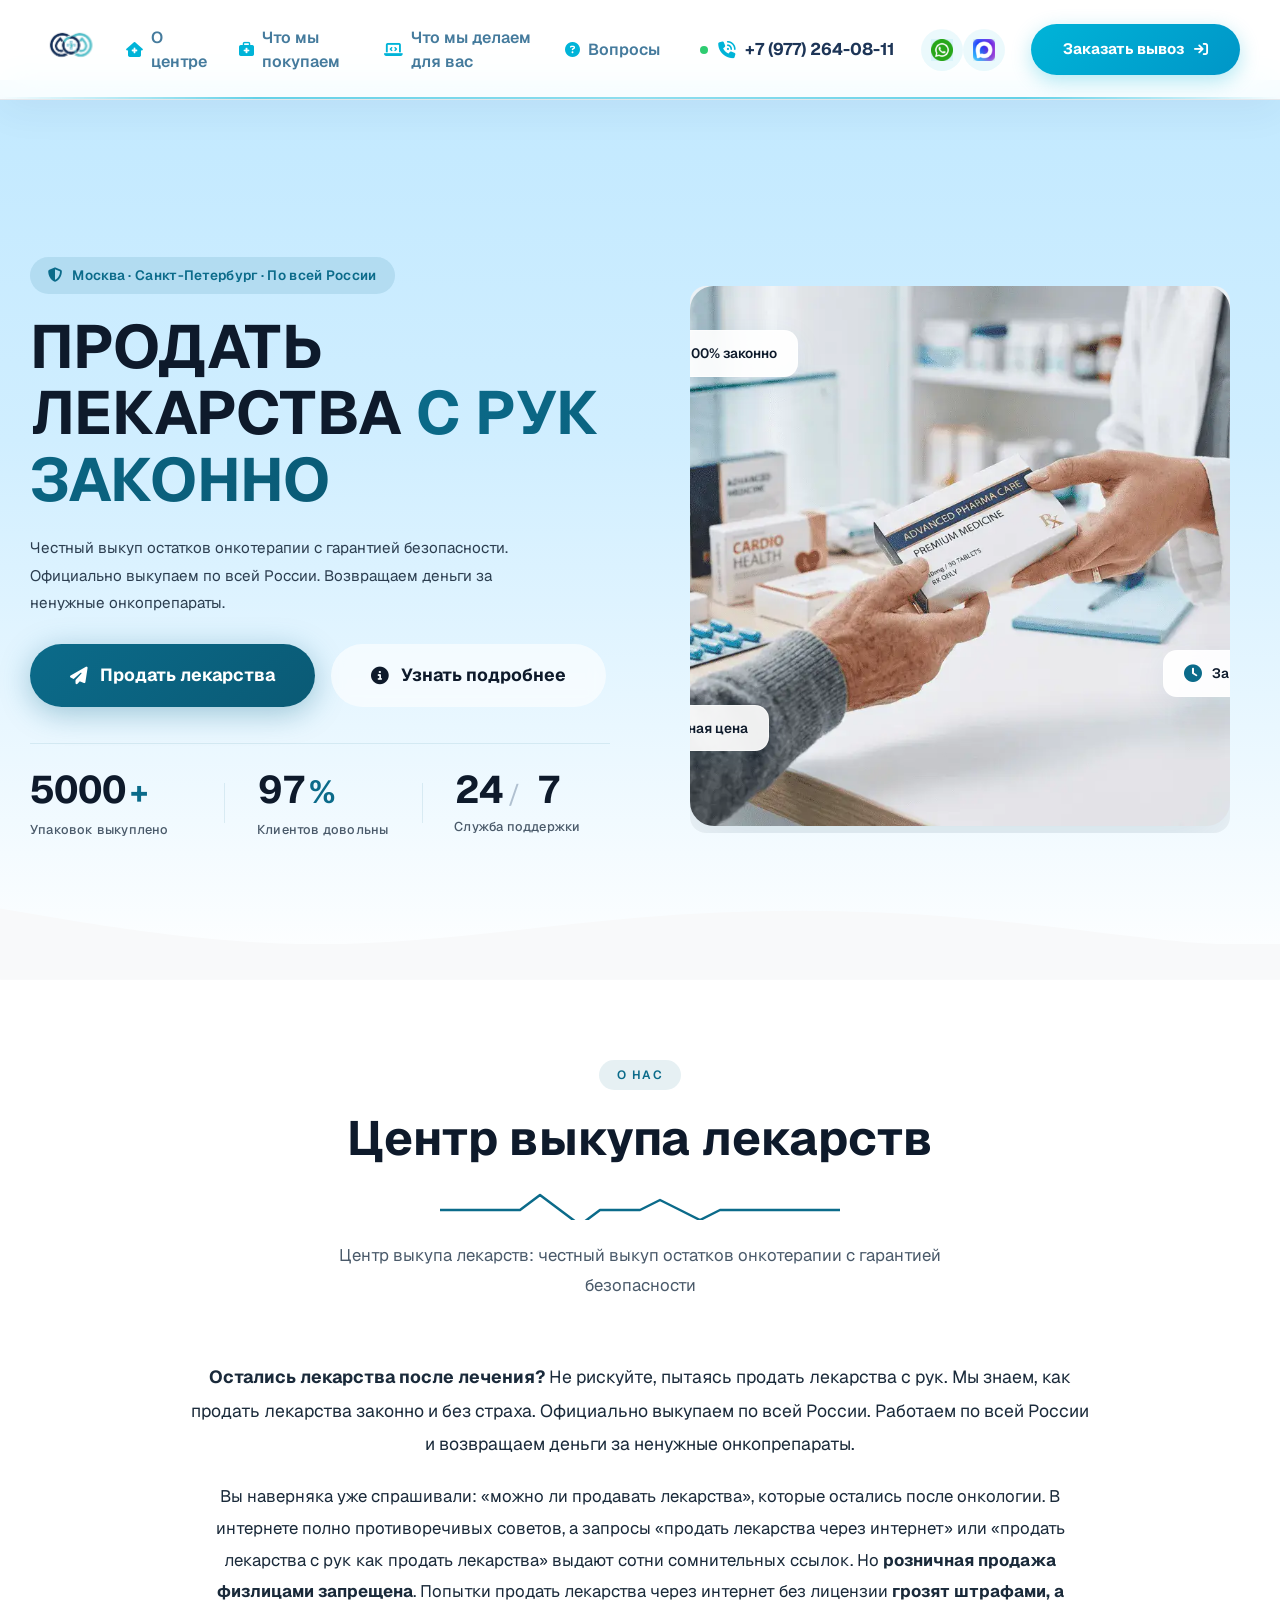
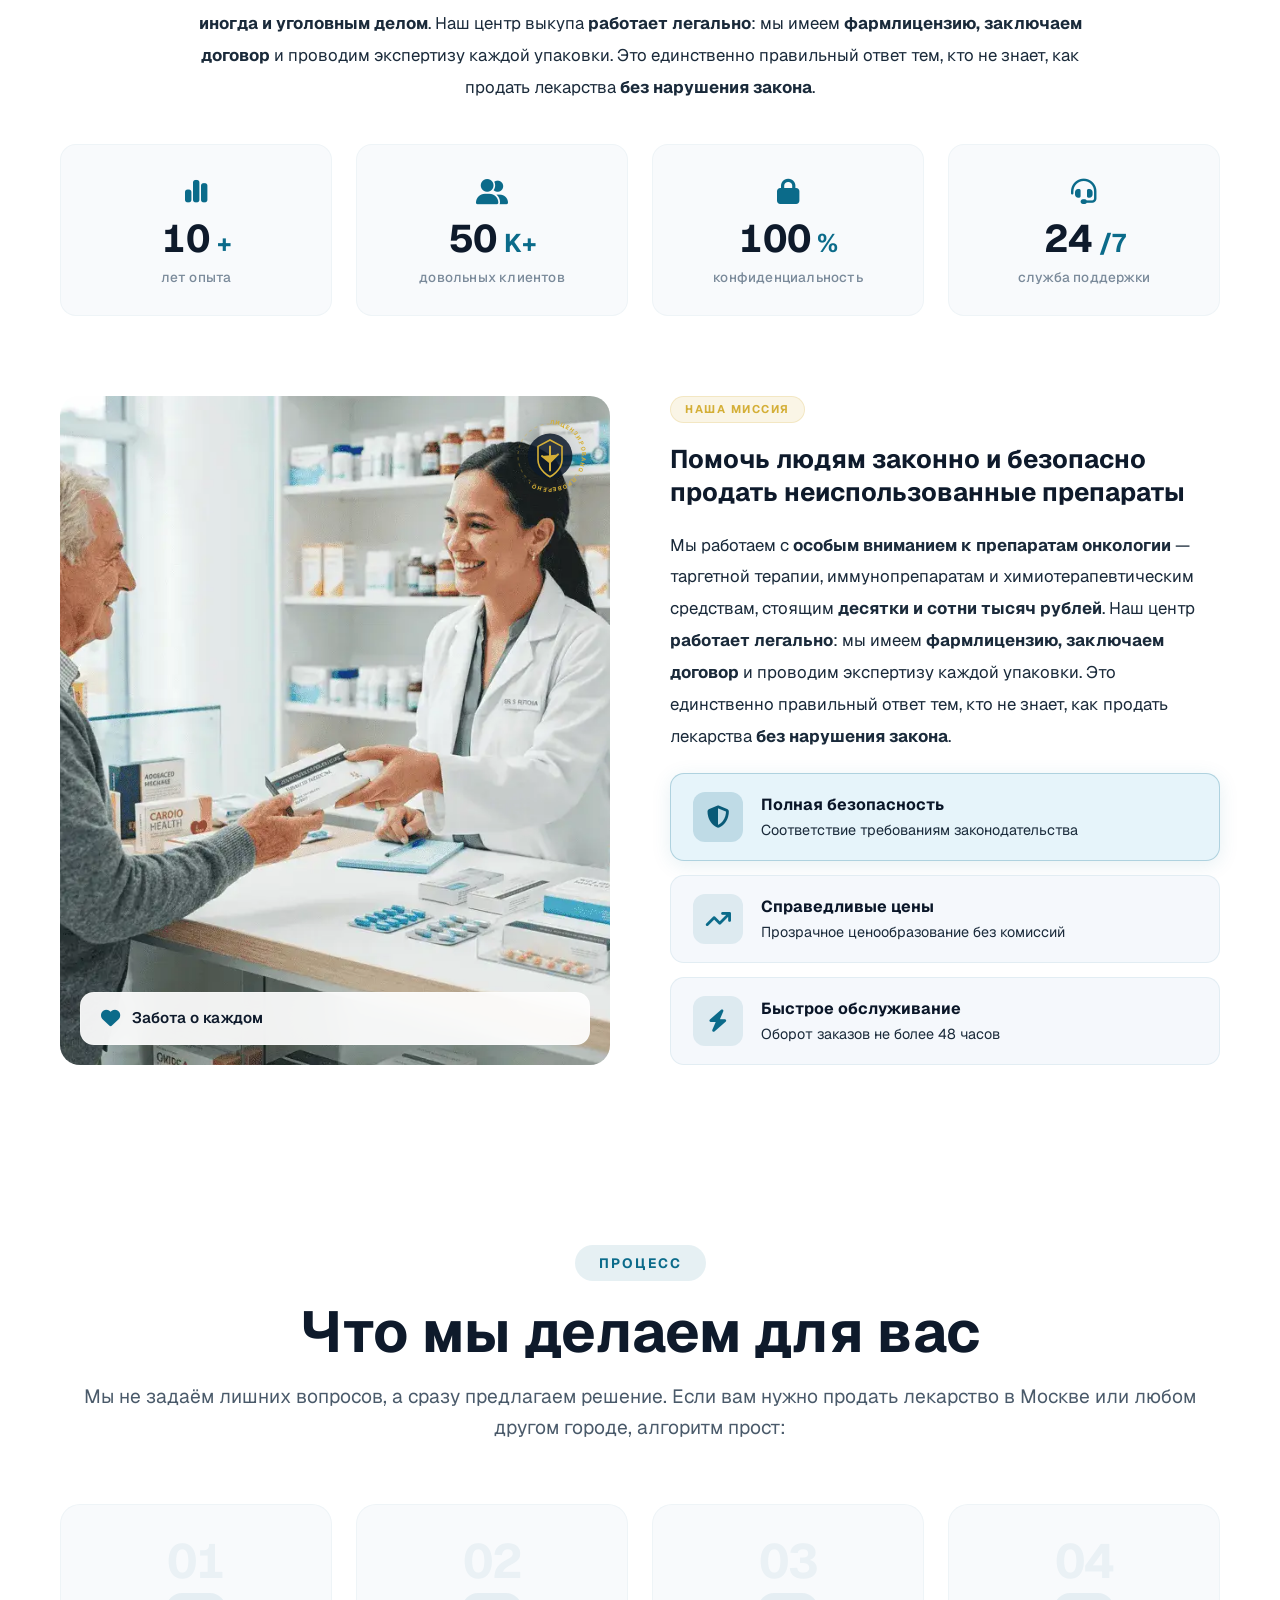
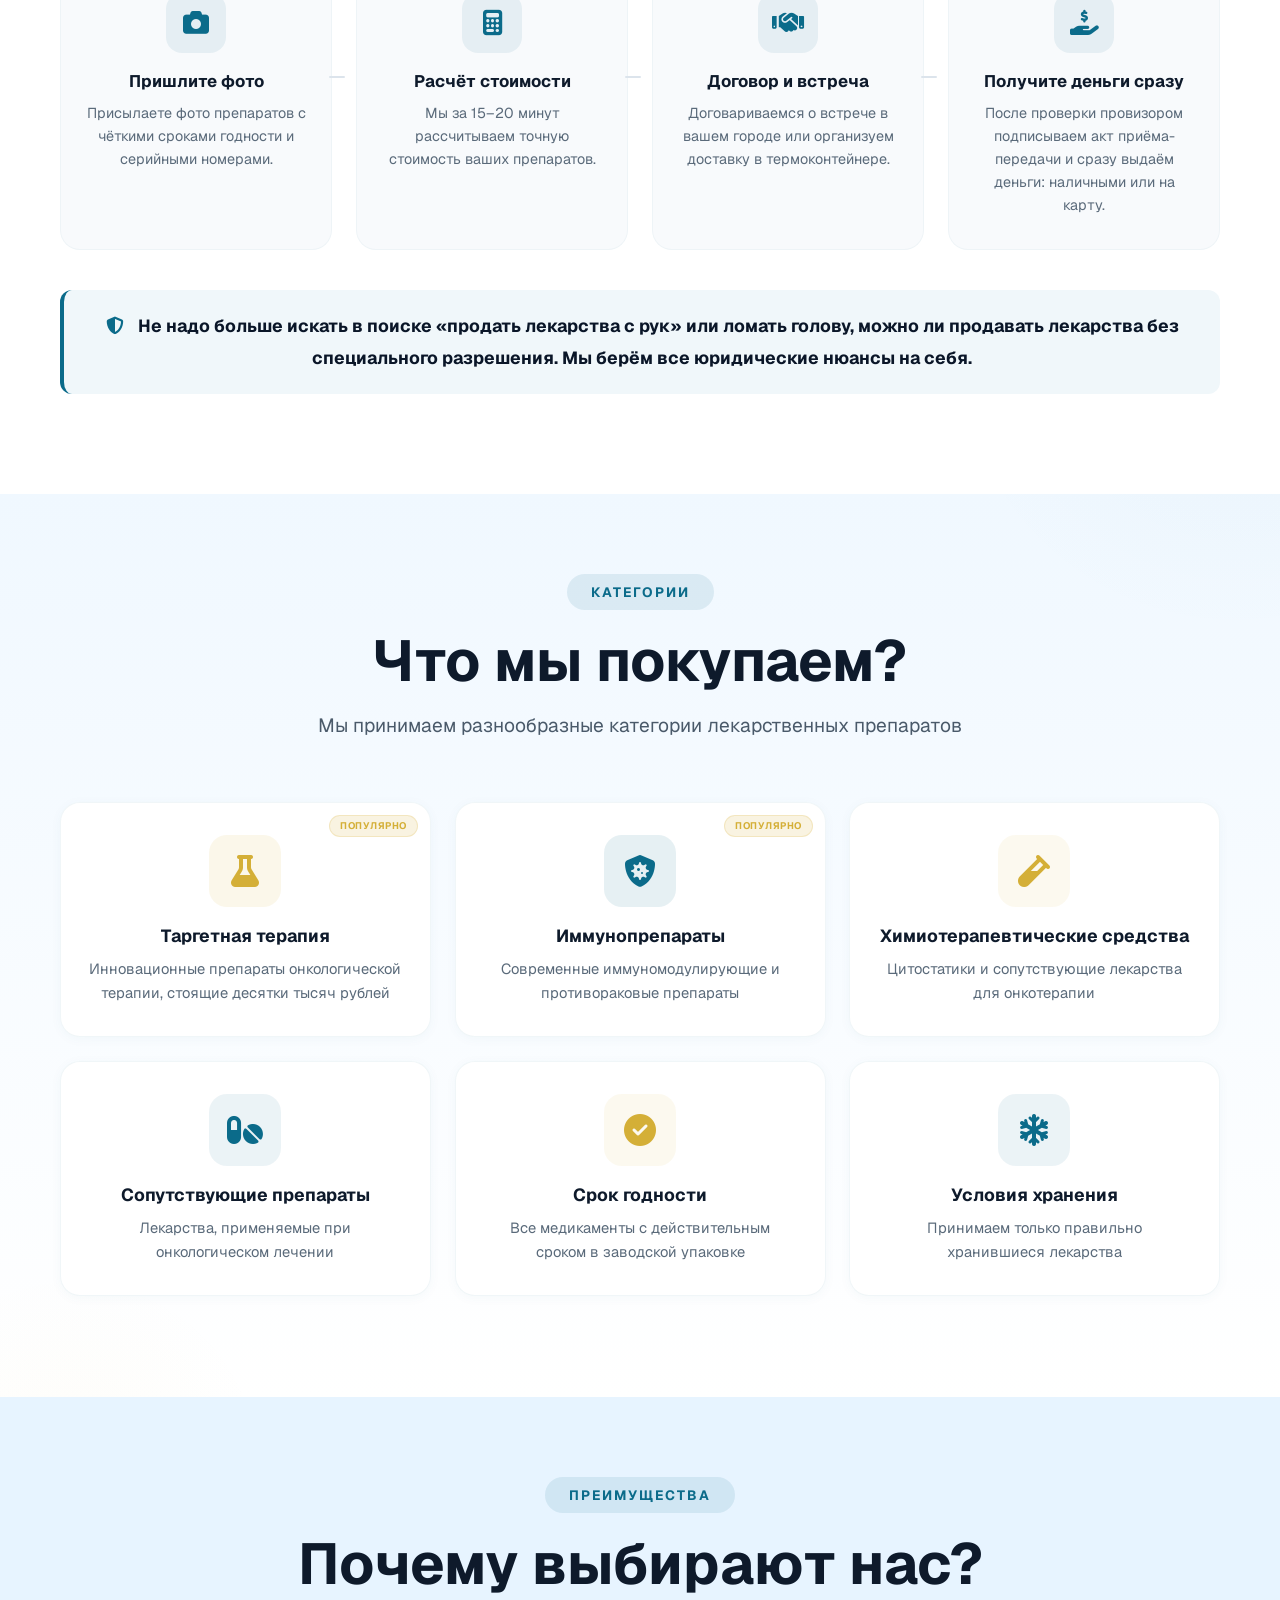
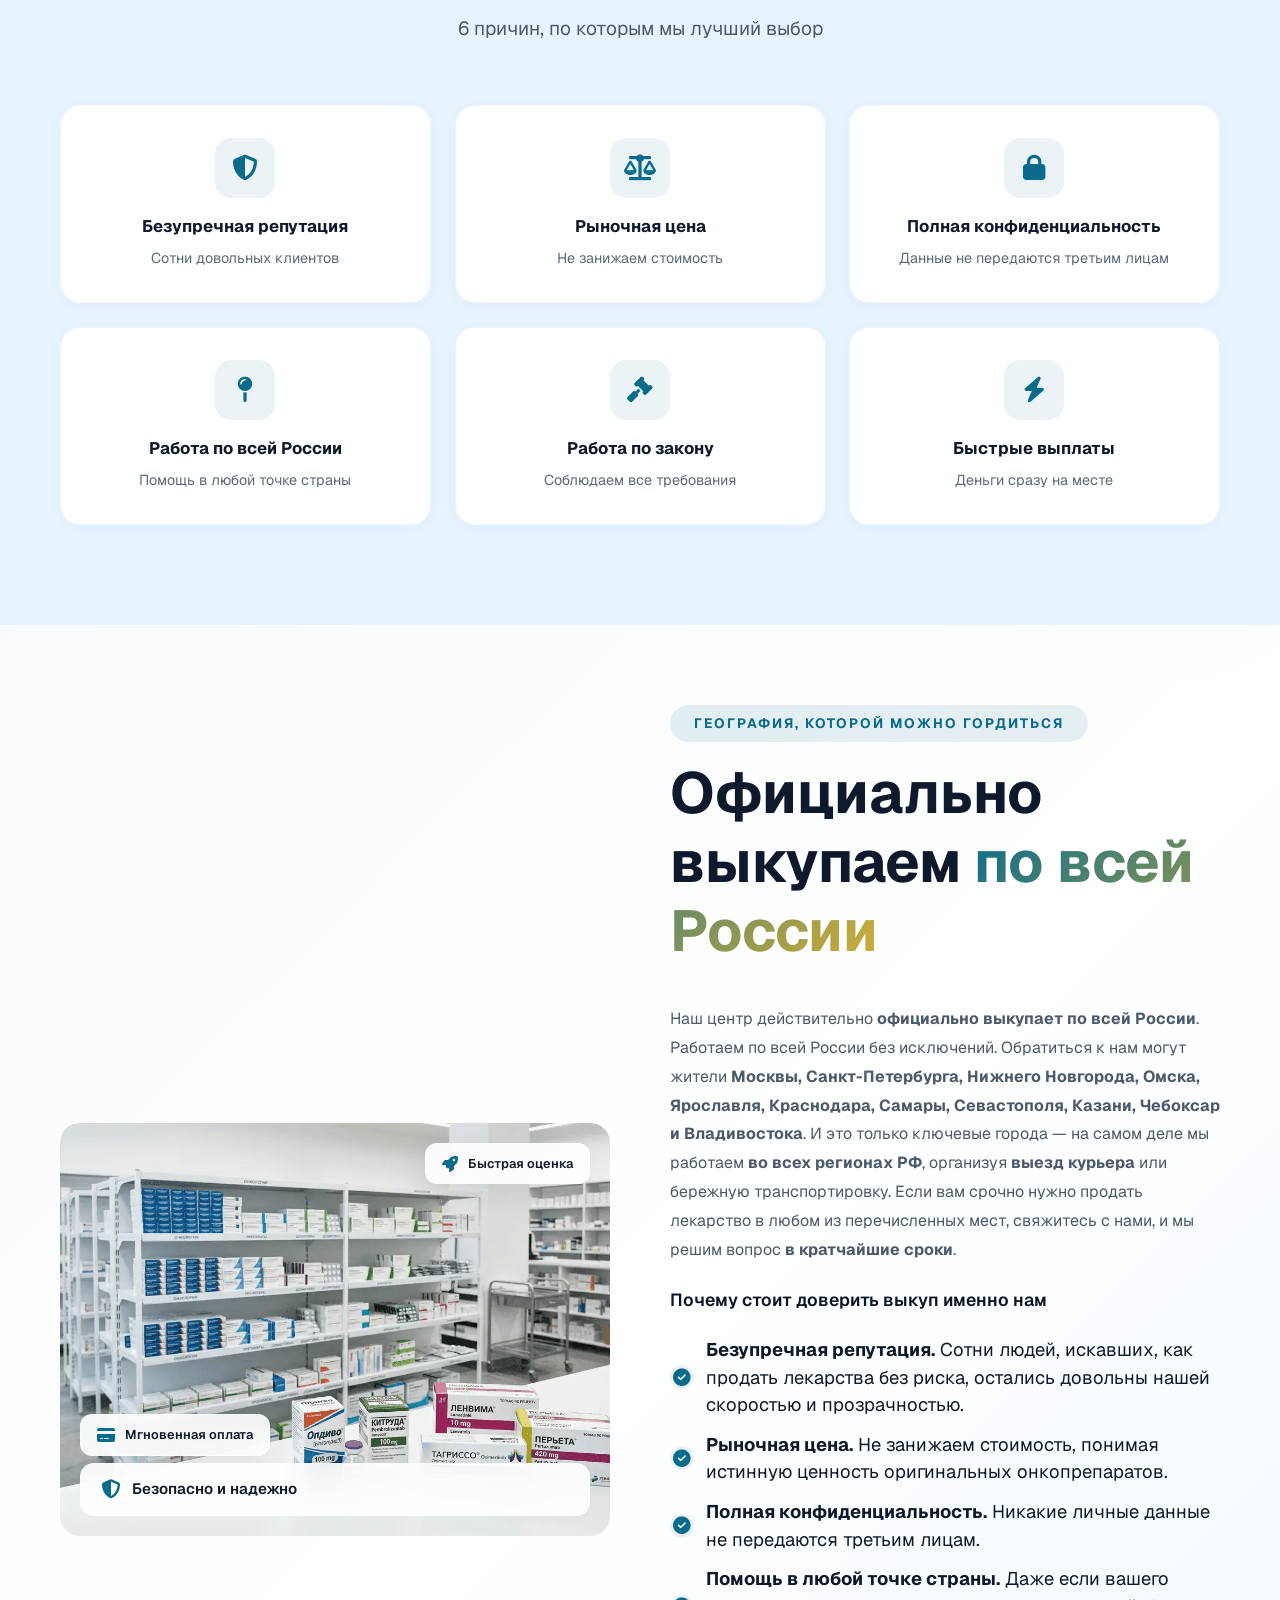
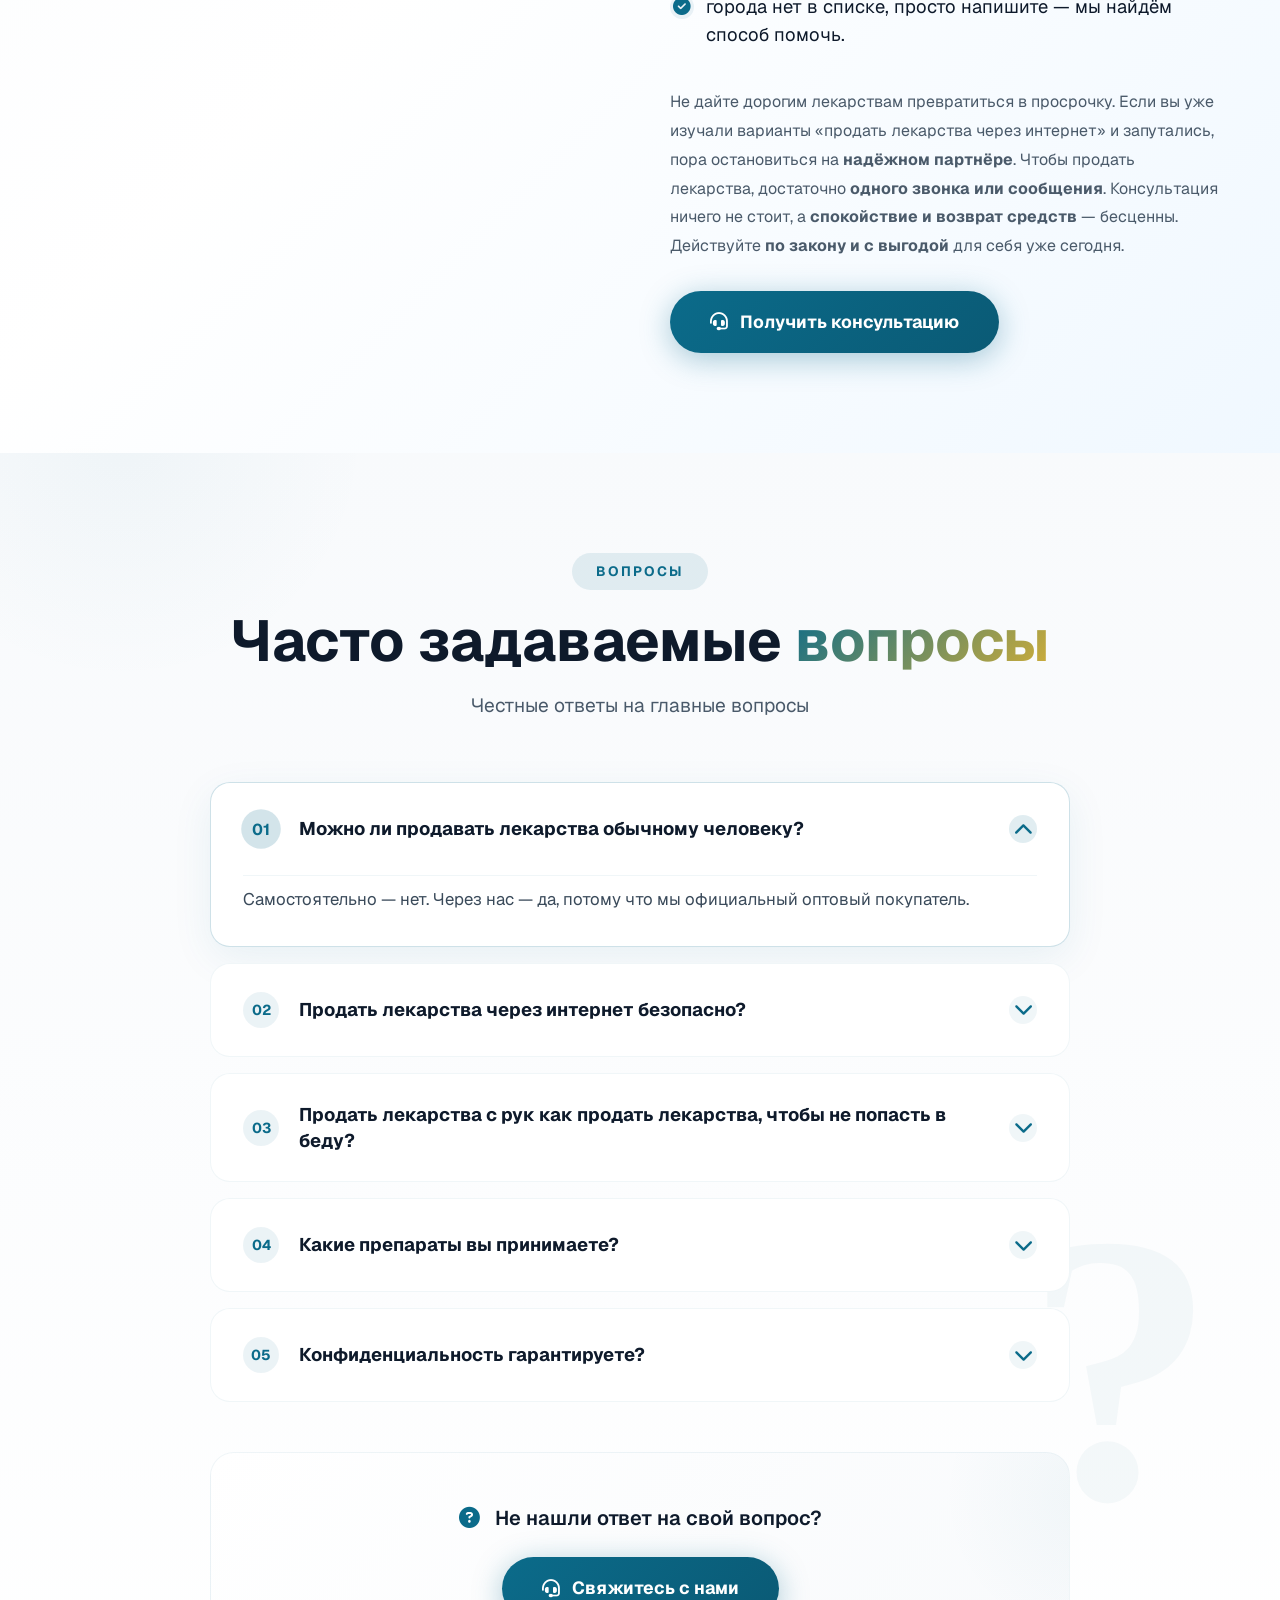
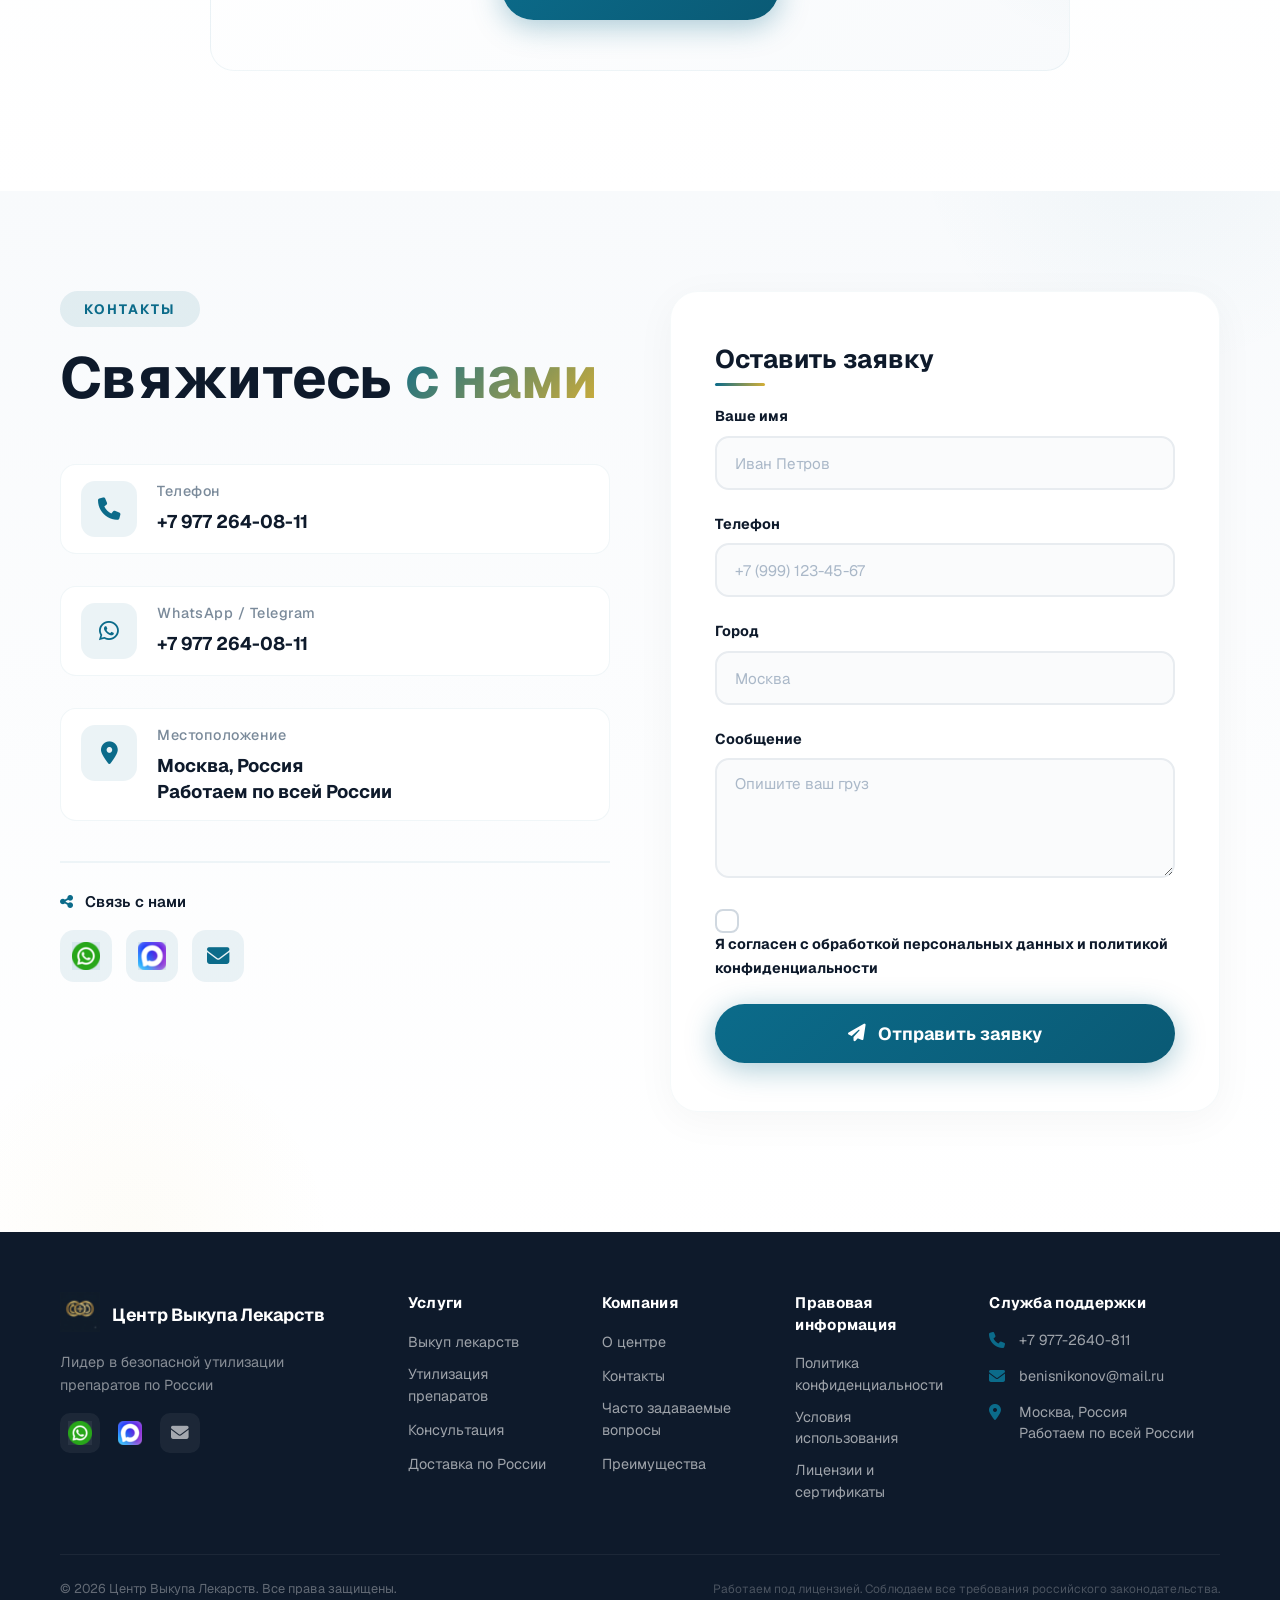
<file: index.html>
<!doctype html>
<html lang="ru">
  <head>
    <meta charset="UTF-8" />
    <meta name="viewport" content="width=device-width, initial-scale=1.0" />
    <title>
      Продать лекарства с рук законно — Центр выкупа лекарств в Москве, СПб
    </title>
    <meta
      name="description"
      content="ПРОДАТЬ ЛЕКАРСТВА С РУК, как продать лекарства, Москва, Санкт-Петербург +7 (977) 264-08-11. Официальный выкуп остатков онкотерапии по всей России. Честно, безопасно, по закону."
    />
    <meta name="author" content="Фаёзбек" />
    <meta
      name="keywords"
      content="продать лекарства с рук, как продать лекарства, выкуп лекарств, продать лекарства, остатки лекарств, центр выкупа, дорогостоящие препараты, онкология, таргетная терапия, Москва, Санкт-Петербург"
    />
    <meta
      property="og:title"
      content="Продать лекарства с рук законно — Центр выкупа лекарств"
    />
    <meta
      property="og:description"
      content="ПРОДАТЬ ЛЕКАРСТВА С РУК, как продать лекарства, Москва, Санкт-Петербург +7 (977) 264-08-11. Официальный выкуп остатков онкотерапии по всей России."
    />
    <meta property="og:type" content="website" />
    <meta property="og:url" content="https://продатьлекарства.рф" />
    <meta
      property="og:image"
      content="https://продатьлекарства.рф/icons/og-image.jpg"
    />
    <meta name="twitter:card" content="summary_large_image" />
    <meta
      name="twitter:title"
      content="Продать лекарства с рук законно — Центр выкупа лекарств"
    />
    <meta
      name="twitter:description"
      content="ПРОДАТЬ ЛЕКАРСТВА С РУК, как продать лекарства, Москва, Санкт-Петербург +7 (977) 264-08-11."
    />
    <meta
      name="twitter:image"
      content="https://продатьлекарства.рф/icons/og-image.jpg"
    />
    <meta name="robots" content="index, follow" />
    <link rel="canonical" href="https://продатьлекарства.рф" />
    <link rel="icon" href="icons/logotip.png" type="image/png" />
    <link rel="apple-touch-icon" href="icons/logotip.png" />

    <script type="application/ld+json">
      {
        "@context": "https://schema.org",
        "@type": "LocalBusiness",
        "name": "Центр выкупа лекарств",
        "description": "Продать лекарства с рук законно. Официальный выкуп остатков онкотерапии по всей России.",
        "url": "https://продатьлекарства.рф",
        "telephone": "+7 (977) 264-08-11",
        "address": {
          "@type": "PostalAddress",
          "addressLocality": "Москва",
          "addressCountry": "RU"
        },
        "openingHours": "Mo-Su 09:00-21:00"
      }
    </script>

    <!-- ⚡ PRELOAD ИЗОБРАЖЕНИЙ -->
    <link
      rel="preload"
      href="images/intro_image.webp"
      as="image"
      fetchpriority="high"
    />
    <link rel="preload" href="images/apteka_image.webp" as="image" />
    <link rel="preload" href="images/sklad_image.webp" as="image" />

    <!-- ⚡ PRELOAD ШРИФТОВ -->
    <link
      rel="preload"
      href="fonts/Geist-Regular.woff2"
      as="font"
      type="font/woff2"
      crossorigin
    />
    <link
      rel="preload"
      href="fonts/Geist-Bold.woff2"
      as="font"
      type="font/woff2"
      crossorigin
    />

    <!-- ⚡ КРИТИЧЕСКИЙ CSS -->
    <style>
      * {
        margin: 0;
        padding: 0;
        box-sizing: border-box;
      }
      body {
        font-family:
          system-ui,
          -apple-system,
          "Segoe UI",
          Roboto,
          sans-serif;
        line-height: 1.6;
        color: #1a1a1a;
        background: #fff;
      }
      .container {
        max-width: 1200px;
        margin: 0 auto;
        padding: 0 20px;
      }
      .navbar {
        background: #fff;
        box-shadow: 0 2px 8px rgba(0, 0, 0, 0.08);
        position: sticky;
        top: 0;
        z-index: 1000;
        padding: 12px 0;
        border-bottom: 1px solid #e5e7eb;
      }
      .nav-container {
        display: flex;
        justify-content: space-between;
        align-items: center;
      }
      .nav-brand-block {
        display: flex;
        align-items: center;
        gap: 12px;
      }
      .nav-logo img {
        width: 50px;
        height: 50px;
        background-color: inherit;
      }
      .intro {
        padding: 60px 0;
        background: #f8f9fa;
      }
      .intro-title {
        font-size: 2.5rem;
        font-weight: 700;
        color: #0a1628;
      }
      .btn-primary {
        display: inline-block;
        background: #0b6b8a;
        color: #fff;
        padding: 12px 28px;
        border-radius: 8px;
        text-decoration: none;
        font-weight: 600;
        transition: background 0.3s;
      }
      .btn-primary:hover {
        background: #05506a;
      }
      .intro-container {
        display: grid;
        grid-template-columns: 1fr 1fr;
        gap: 60px;
        align-items: center;
      }
      img {
        max-width: 100%;
        height: auto;
        aspect-ratio: attr(width) / attr(height);
        background: #f0f4f8;
      }
      .intro-image-wrapper {
        position: relative;
        min-height: 450px;
        background: #f0f4f8;
        border-radius: 16px;
        overflow: hidden;
      }
      .stat-number {
        display: inline-block;
        min-width: 50px;
        min-height: 40px;
        text-align: center;
        will-change: contents;
      }
    </style>
    <link rel="stylesheet" href="css/style.css" />
    <noscript><link rel="stylesheet" href="css/style.css" /></noscript>
    <link
      rel="stylesheet"
      href="https://cdnjs.cloudflare.com/ajax/libs/font-awesome/6.5.1/css/all.min.css"
      media="print"
      onload="this.media = 'all'"
    />
    <noscript
      ><link
        rel="stylesheet"
        href="https://cdnjs.cloudflare.com/ajax/libs/font-awesome/6.5.1/css/all.min.css"
    /></noscript>
  </head>
  <body>
    <header class="site-header" role="banner">
      <nav class="navbar" aria-label="Основная навигация">
        <div class="nav-container">
          <div class="nav-brand-block">
            <a
              href="/"
              class="nav-logo"
              aria-label="Центр выкупа лекарств — на главную"
            >
              <img
                src="icons/logotip.png"
                alt="Центр выкупа лекарств"
                width="50"
                height="50"
                loading="eager"
              />
            </a>
            <div class="nav-description">
              <span class="desc-title">Medical Advance</span>
              <span class="desc-text">Выкуп лекарств по всей России</span>
            </div>
          </div>

          <button
            class="nav-toggle"
            aria-label="Открыть меню"
            aria-expanded="false"
            id="navToggle"
          >
            <span class="bar" aria-hidden="true"></span>
            <span class="bar" aria-hidden="true"></span>
            <span class="bar" aria-hidden="true"></span>
          </button>

          <div class="nav-menu-wrapper" id="navMenuWrapper">
            <ul class="nav-menu">
              <li class="nav-item">
                <a href="#about" class="nav-link">
                  <i
                    class="fa-solid fa-house-medical nav-icon"
                    aria-hidden="true"
                  ></i>
                  О центре
                </a>
              </li>
              <li class="nav-item">
                <a href="#what_we_buy" class="nav-link">
                  <i
                    class="fa-solid fa-briefcase-medical nav-icon"
                    aria-hidden="true"
                  ></i>
                  Что мы покупаем
                </a>
              </li>
              <li class="nav-item">
                <a href="#hows_it_works" class="nav-link">
                  <i
                    class="fa-solid fa-laptop-code nav-icon"
                    aria-hidden="true"
                  ></i>
                  Что мы делаем для вас
                </a>
              </li>
              <li class="nav-item">
                <a href="#faq" class="nav-link">
                  <i
                    class="fa-solid fa-circle-question nav-icon"
                    aria-hidden="true"
                  ></i>
                  Вопросы
                </a>
              </li>
            </ul>

            <div class="nav-contacts">
              <a href="tel:+79772640811" class="nav-phone">
                <span class="phone-status" aria-hidden="true"></span>
                <i
                  class="fa-solid fa-phone-volume phone-icon"
                  aria-hidden="true"
                ></i>
                +7 (977) 264-08-11
              </a>

              <div class="social-box">
                <a
                  href="https://wa.me/79772640811"
                  class="nav-social"
                  aria-label="WhatsApp"
                  target="_blank"
                  rel="noopener noreferrer nofollow"
                >
                  <img
                    src="icons/whatsapp-messenger.png"
                    alt="WhatsApp"
                    width="24"
                    style="background-color: inherit"
                    height="24"
                    loading="lazy"
                  />
                </a>
                <a
                  href="https://vk.com/ваш_логин"
                  class="nav-social"
                  aria-label="Макс"
                  target="_blank"
                  rel="noopener noreferrer nofollow"
                >
                  <img
                    src="icons/max-messenger.png"
                    alt="Макс"
                    width="24"
                    style="background-color: inherit"
                    height="24"
                    loading="lazy"
                  />
                </a>
              </div>

              <a href="#contact" class="nav-btn">
                Заказать вывоз
                <i
                  class="fa-solid fa-arrow-right-to-bracket btn-icon"
                  aria-hidden="true"
                ></i>
              </a>
            </div>
          </div>
        </div>
      </nav>

      <div class="nav-overlay" id="navOverlay" aria-hidden="true"></div>
    </header>
    <main id="main-content" role="main">
      <section class="intro" id="intro" aria-labelledby="intro-title">
        <div class="container intro-container">
          <div class="intro-content">
            <div class="intro-badge">
              <i class="fas fa-shield-alt" aria-hidden="true"></i>
              Москва · Санкт-Петербург · По всей России
            </div>

            <h1 id="intro-title" class="intro-title">
              ПРОДАТЬ ЛЕКАРСТВА
              <span class="intro-title-highlight">С РУК ЗАКОННО</span>
            </h1>

            <p class="intro-description">
              Честный выкуп остатков онкотерапии с гарантией безопасности.
              Официально выкупаем по всей России. Возвращаем деньги за ненужные
              онкопрепараты.
            </p>

            <div class="intro-buttons">
              <a href="#contact" class="btn btn-primary">
                <i class="fas fa-paper-plane" aria-hidden="true"></i>
                Продать лекарства
              </a>
              <a href="#about" class="btn btn-outline">
                <i class="fas fa-info-circle" aria-hidden="true"></i>
                Узнать подробнее
              </a>
            </div>

            <div class="intro-stats">
              <div class="stat-item">
                <span class="stat-number" data-target="5000">0</span>
                <span class="stat-plus">+</span>
                <span class="stat-label">Упаковок выкуплено</span>
              </div>
              <div class="stat-divider" aria-hidden="true"></div>
              <div class="stat-item">
                <span class="stat-number" data-target="97">0</span>
                <span class="stat-percent">%</span>
                <span class="stat-label">Клиентов довольны</span>
              </div>
              <div class="stat-divider" aria-hidden="true"></div>
              <div class="stat-item">
                <span class="stat-number" data-target="24">0</span>
                <span class="stat-slash">/</span>
                <span class="stat-number" data-target="7">0</span>
                <span class="stat-label">Служба поддержки</span>
              </div>
            </div>
          </div>

          <div class="intro-image">
            <div class="intro-image-wrapper">
              <img
                src="images/intro_image.webp"
                alt="Продать лекарства с рук законно — выкуп онкопрепаратов"
                width="600"
                height="450"
                loading="eager"
              />

              <div class="image-float-card card-1">
                <i class="fas fa-check-circle" aria-hidden="true"></i>
                <span>100% законно</span>
              </div>
              <div class="image-float-card card-2">
                <i class="fas fa-ruble-sign" aria-hidden="true"></i>
                <span>Честная цена</span>
              </div>
              <div class="image-float-card card-3">
                <i class="fas fa-clock" aria-hidden="true"></i>
                <span>За 1 день</span>
              </div>
            </div>
          </div>
        </div>
        <div class="intro-wave" aria-hidden="true">
          <svg
            viewBox="0 0 1440 120"
            fill="none"
            xmlns="http://www.w3.org/2000/svg"
            role="img"
            aria-hidden="true"
          >
            <path
              d="M0 40L60 50C120 60 240 80 360 80C480 80 600 60 720 50C840 40 960 40 1080 50C1200 60 1320 80 1380 80L1440 80V120H1380C1320 120 1200 120 1080 120C960 120 840 120 720 120C600 120 480 120 360 120C240 120 120 120 60 120H0V40Z"
              fill="#f8f9fa"
            />
          </svg>
        </div>
      </section>

      <section class="about" id="about" aria-labelledby="about-title">
        <div class="container">
          <div class="about-header">
            <span class="about-badge">О нас</span>
            <h2 id="about-title" class="about-title">Центр выкупа лекарств</h2>

            <svg
              class="ekg-line"
              viewBox="0 0 400 30"
              fill="none"
              xmlns="http://www.w3.org/2000/svg"
              aria-hidden="true"
              role="img"
            >
              <path
                d="M0 20 L80 20 L100 5 L120 20 L140 35 L160 20 L200 20 L220 10 L240 20 L260 30 L280 20 L400 20"
                stroke="#0b6b8a"
                stroke-width="2.5"
                stroke-linecap="round"
                stroke-linejoin="round"
                stroke-dasharray="600"
                stroke-dashoffset="600"
              />
            </svg>

            <p class="about-subtitle">
              Центр выкупа лекарств: честный выкуп остатков онкотерапии с
              гарантией безопасности
            </p>
          </div>

          <div
            style="max-width: 900px; margin: 0 auto 40px; text-align: center"
          >
            <p
              style="
                font-size: 1.1rem;
                line-height: 1.9;
                color: #1a2a3a;
                margin-bottom: 20px;
              "
            >
              <strong>Остались лекарства после лечения?</strong> Не рискуйте,
              пытаясь продать лекарства с рук. Мы знаем, как продать лекарства
              законно и без страха. Официально выкупаем по всей России. Работаем
              по всей России и возвращаем деньги за ненужные онкопрепараты.
            </p>
            <p style="font-size: 1.05rem; line-height: 1.9; color: #1a2a3a">
              Вы наверняка уже спрашивали: «можно ли продавать лекарства»,
              которые остались после онкологии. В интернете полно противоречивых
              советов, а запросы «продать лекарства через интернет» или «продать
              лекарства с рук как продать лекарства» выдают сотни сомнительных
              ссылок. Но <strong>розничная продажа физлицами запрещена</strong>.
              Попытки продать лекарства через интернет без лицензии
              <strong>грозят штрафами, а иногда и уголовным делом</strong>. Наш
              центр выкупа <strong>работает легально</strong>: мы имеем
              <strong>фармлицензию, заключаем договор</strong> и проводим
              экспертизу каждой упаковки. Это единственно правильный ответ тем,
              кто не знает, как продать лекарства
              <strong>без нарушения закона</strong>.
            </p>
          </div>

          <div class="about-stats">
            <div class="stat-block">
              <div class="stat-icon" aria-hidden="true">
                <i class="fas fa-chart-simple"></i>
              </div>
              <span class="stat-number" data-target="10">0</span>
              <span class="stat-suffix">+</span>
              <span class="stat-label">лет опыта</span>
            </div>
            <div class="stat-block">
              <div class="stat-icon" aria-hidden="true">
                <i class="fas fa-user-group"></i>
              </div>
              <span class="stat-number" data-target="50">0</span>
              <span class="stat-suffix">K+</span>
              <span class="stat-label">довольных клиентов</span>
            </div>
            <div class="stat-block">
              <div class="stat-icon" aria-hidden="true">
                <i class="fas fa-lock"></i>
              </div>
              <span class="stat-number" data-target="100">0</span>
              <span class="stat-suffix">%</span>
              <span class="stat-label">конфиденциальность</span>
            </div>
            <div class="stat-block">
              <div class="stat-icon" aria-hidden="true">
                <i class="fas fa-headset"></i>
              </div>
              <span class="stat-number" data-target="24">0</span>
              <span class="stat-suffix">/7</span>
              <span class="stat-label">служба поддержки</span>
            </div>
          </div>

          <div class="about-bottom">
            <div class="about-image">
              <img
                src="images/apteka_image.webp"
                alt="Медицинский центр выкупа лекарств в Москве"
                width="600"
                height="400"
                loading="lazy"
              />

              <div
                class="trust-seal-wrapper"
                aria-label="Лицензировано. Проверено."
              >
                <svg
                  class="trust-seal"
                  viewBox="0 0 100 100"
                  role="img"
                  aria-hidden="true"
                >
                  <g class="seal-ring">
                    <circle
                      cx="50"
                      cy="50"
                      r="40"
                      fill="none"
                      stroke="rgba(212, 175, 55, 0.3)"
                      stroke-width="1.5"
                      stroke-dasharray="4 4"
                    />
                    <path
                      id="sealCirclePath"
                      d="M50,10 a40,40 0 1,1 -0.1,0"
                      fill="none"
                    />
                    <text
                      font-size="7"
                      font-weight="700"
                      fill="#D4AF37"
                      letter-spacing="1.5"
                    >
                      <textPath href="#sealCirclePath" startOffset="0%">
                        ЛИЦЕНЗИРОВАНО · ПРОВЕРЕНО ·
                      </textPath>
                    </text>
                  </g>
                  <circle
                    cx="50"
                    cy="50"
                    r="28"
                    fill="#0e1a2b"
                    opacity="0.85"
                  />
                  <g class="seal-icon" fill="#D4AF37">
                    <path
                      d="M50 30 L65 38 L65 55 C65 68 50 76 50 76 C50 76 35 68 35 55 L35 38 L50 30Z"
                      stroke="#D4AF37"
                      stroke-width="2"
                      fill="none"
                    />
                    <path
                      d="M50 38 L50 68 M40 50 L50 58 L60 48"
                      stroke="#D4AF37"
                      stroke-width="2.5"
                      stroke-linecap="round"
                      stroke-linejoin="round"
                    />
                  </g>
                </svg>
              </div>

              <div class="image-overlay">
                <i class="fas fa-heart" aria-hidden="true"></i>
                <span>Забота о каждом</span>
              </div>
            </div>

            <div class="about-mission">
              <span class="mission-badge">Наша миссия</span>
              <h3 class="mission-title">
                Помочь людям законно и безопасно продать неиспользованные
                препараты
              </h3>
              <p class="mission-text">
                Мы работаем с
                <strong>особым вниманием к препаратам онкологии</strong> —
                таргетной терапии, иммунопрепаратам и химиотерапевтическим
                средствам, стоящим
                <strong>десятки и сотни тысяч рублей</strong>. Наш центр
                <strong>работает легально</strong>: мы имеем
                <strong>фармлицензию, заключаем договор</strong> и проводим
                экспертизу каждой упаковки. Это единственно правильный ответ
                тем, кто не знает, как продать лекарства
                <strong>без нарушения закона</strong>.
              </p>

              <div class="benefits">
                <div class="benefit-item highlight">
                  <div class="benefit-icon" aria-hidden="true">
                    <i class="fas fa-shield-halved"></i>
                  </div>
                  <div>
                    <h4>Полная безопасность</h4>
                    <p>Соответствие требованиям законодательства</p>
                  </div>
                </div>

                <div class="benefit-item">
                  <div class="benefit-icon" aria-hidden="true">
                    <i class="fas fa-arrow-trend-up"></i>
                  </div>
                  <div>
                    <h4>Справедливые цены</h4>
                    <p>Прозрачное ценообразование без комиссий</p>
                  </div>
                </div>

                <div class="benefit-item">
                  <div class="benefit-icon" aria-hidden="true">
                    <i class="fas fa-bolt"></i>
                  </div>
                  <div>
                    <h4>Быстрое обслуживание</h4>
                    <p>Оборот заказов не более 48 часов</p>
                  </div>
                </div>
              </div>
            </div>
          </div>
        </div>
      </section>

      <section
        class="how-it-works"
        id="hows_it_works"
        aria-labelledby="how-title"
      >
        <div class="container">
          <div class="section-header">
            <span class="section-badge">Процесс</span>
            <h2 id="how-title" class="section-title">Что мы делаем для вас</h2>
            <p class="section-subtitle">
              Мы не задаём лишних вопросов, а сразу предлагаем решение. Если вам
              нужно продать лекарство в Москве или любом другом городе, алгоритм
              прост:
            </p>
          </div>

          <div class="steps-grid">
            <div class="step-card">
              <div class="step-number">01</div>
              <div class="step-icon" aria-hidden="true">
                <i class="fas fa-camera"></i>
              </div>
              <h3 class="step-title">Пришлите фото</h3>
              <p class="step-desc">
                Присылаете фото препаратов с чёткими сроками годности и
                серийными номерами.
              </p>
            </div>

            <div class="step-card">
              <div class="step-number">02</div>
              <div class="step-icon" aria-hidden="true">
                <i class="fas fa-calculator"></i>
              </div>
              <h3 class="step-title">Расчёт стоимости</h3>
              <p class="step-desc">
                Мы за 15–20 минут рассчитываем точную стоимость ваших
                препаратов.
              </p>
            </div>

            <div class="step-card">
              <div class="step-number">03</div>
              <div class="step-icon" aria-hidden="true">
                <i class="fas fa-handshake"></i>
              </div>
              <h3 class="step-title">Договор и встреча</h3>
              <p class="step-desc">
                Договариваемся о встрече в вашем городе или организуем доставку
                в термоконтейнере.
              </p>
            </div>

            <div class="step-card">
              <div class="step-number">04</div>
              <div class="step-icon" aria-hidden="true">
                <i class="fas fa-hand-holding-dollar"></i>
              </div>
              <h3 class="step-title">Получите деньги сразу</h3>
              <p class="step-desc">
                После проверки провизором подписываем акт приёма-передачи и
                сразу выдаём деньги: наличными или на карту.
              </p>
            </div>
          </div>

          <div
            style="
              text-align: center;
              margin-top: 40px;
              padding: 20px;
              background: #f0f7fa;
              border-radius: 12px;
              border-left: 4px solid #0b6b8a;
            "
          >
            <p
              style="
                font-size: 1.1rem;
                line-height: 1.8;
                color: #0a1628;
                margin: 0;
              "
            >
              <i
                class="fas fa-shield-halved"
                style="color: #0b6b8a; margin-right: 10px"
              ></i>
              <strong
                >Не надо больше искать в поиске «продать лекарства с рук» или
                ломать голову, можно ли продавать лекарства без специального
                разрешения. Мы берём все юридические нюансы на себя.</strong
              >
            </p>
          </div>
        </div>
      </section>
      <section
        class="what-we-buy"
        id="what_we_buy"
        aria-labelledby="what-title"
      >
        <div class="container">
          <div class="section-header">
            <span class="section-badge">Категории</span>
            <h2 id="what-title" class="section-title">Что мы покупаем?</h2>
            <p class="section-subtitle">
              Мы принимаем разнообразные категории лекарственных препаратов
            </p>
          </div>

          <div class="categories-grid">
            <div class="category-card">
              <span class="popular-badge">Популярно</span>
              <div class="card-icon" aria-hidden="true">
                <i class="fas fa-flask"></i>
              </div>
              <h3 class="card-title">Таргетная терапия</h3>
              <p class="card-desc">
                Инновационные препараты онкологической терапии, стоящие десятки
                тысяч рублей
              </p>
            </div>

            <div class="category-card">
              <span class="popular-badge">Популярно</span>
              <div class="card-icon" aria-hidden="true">
                <i class="fas fa-shield-virus"></i>
              </div>
              <h3 class="card-title">Иммунопрепараты</h3>
              <p class="card-desc">
                Современные иммуномодулирующие и противораковые препараты
              </p>
            </div>

            <div class="category-card">
              <div class="card-icon" aria-hidden="true">
                <i class="fas fa-vial"></i>
              </div>
              <h3 class="card-title">Химиотерапевтические средства</h3>
              <p class="card-desc">
                Цитостатики и сопутствующие лекарства для онкотерапии
              </p>
            </div>

            <div class="category-card">
              <div class="card-icon" aria-hidden="true">
                <i class="fas fa-pills"></i>
              </div>
              <h3 class="card-title">Сопутствующие препараты</h3>
              <p class="card-desc">
                Лекарства, применяемые при онкологическом лечении
              </p>
            </div>

            <div class="category-card">
              <div class="card-icon" aria-hidden="true">
                <i class="fas fa-check-circle"></i>
              </div>
              <h3 class="card-title">Срок годности</h3>
              <p class="card-desc">
                Все медикаменты с действительным сроком в заводской упаковке
              </p>
            </div>

            <div class="category-card">
              <div class="card-icon" aria-hidden="true">
                <i class="fas fa-snowflake"></i>
              </div>
              <h3 class="card-title">Условия хранения</h3>
              <p class="card-desc">
                Принимаем только правильно хранившиеся лекарства
              </p>
            </div>
          </div>
        </div>
      </section>

      <section class="why-us" id="why_we" aria-labelledby="why-title">
        <div class="container">
          <div class="section-header">
            <span class="section-badge">Преимущества</span>
            <h2 id="why-title" class="section-title">Почему выбирают нас?</h2>
            <p class="section-subtitle">6 причин, по которым мы лучший выбор</p>
          </div>
          <div class="reasons-grid">
            <div class="reason-card">
              <div class="reason-icon" aria-hidden="true">
                <i class="fas fa-shield-halved"></i>
              </div>
              <h3 class="reason-title">Безупречная репутация</h3>
              <p class="reason-desc">Сотни довольных клиентов</p>
            </div>
            <div class="reason-card">
              <div class="reason-icon" aria-hidden="true">
                <i class="fas fa-scale-balanced"></i>
              </div>
              <h3 class="reason-title">Рыночная цена</h3>
              <p class="reason-desc">Не занижаем стоимость</p>
            </div>
            <div class="reason-card">
              <div class="reason-icon" aria-hidden="true">
                <i class="fas fa-lock"></i>
              </div>
              <h3 class="reason-title">Полная конфиденциальность</h3>
              <p class="reason-desc">Данные не передаются третьим лицам</p>
            </div>
            <div class="reason-card">
              <div class="reason-icon" aria-hidden="true">
                <i class="fas fa-map-pin"></i>
              </div>
              <h3 class="reason-title">Работа по всей России</h3>
              <p class="reason-desc">Помощь в любой точке страны</p>
            </div>
            <div class="reason-card">
              <div class="reason-icon" aria-hidden="true">
                <i class="fas fa-gavel"></i>
              </div>
              <h3 class="reason-title">Работа по закону</h3>
              <p class="reason-desc">Соблюдаем все требования</p>
            </div>
            <div class="reason-card">
              <div class="reason-icon" aria-hidden="true">
                <i class="fas fa-bolt"></i>
              </div>
              <h3 class="reason-title">Быстрые выплаты</h3>
              <p class="reason-desc">Деньги сразу на месте</p>
            </div>
          </div>
        </div>
      </section>

      <section
        class="sell-medicine"
        id="sell-medicine"
        aria-labelledby="sell-title"
      >
        <div class="container">
          <div class="sell-grid">
            <div class="sell-image">
              <img
                src="images/sklad_image.webp"
                alt="Продажа лекарств онлайн через интернет по всей России"
                width="600"
                height="400"
                loading="lazy"
              />

              <div class="float-element">
                <i class="fas fa-rocket" aria-hidden="true"></i>
                Быстрая оценка
              </div>
              <div class="float-element">
                <i class="fas fa-credit-card" aria-hidden="true"></i>
                Мгновенная оплата
              </div>

              <div class="sell-image-badge">
                <i class="fas fa-shield-halved" aria-hidden="true"></i>
                Безопасно и надежно
              </div>
            </div>

            <div class="sell-content">
              <div class="section-header-left">
                <span class="section-badge"
                  >География, которой можно гордиться</span
                >
                <h2 id="sell-title" class="section-title">
                  Официально выкупаем
                  <span class="highlight">по всей России</span>
                </h2>
              </div>

              <p class="sell-description">
                Наш центр действительно
                <strong>официально выкупает по всей России</strong>. Работаем по
                всей России без исключений. Обратиться к нам могут жители
                <strong
                  >Москвы, Санкт-Петербурга, Нижнего Новгорода, Омска,
                  Ярославля, Краснодара, Самары, Севастополя, Казани, Чебоксар и
                  Владивостока</strong
                >. И это только ключевые города — на самом деле мы работаем
                <strong>во всех регионах РФ</strong>, организуя
                <strong>выезд курьера</strong> или бережную транспортировку.
                Если вам срочно нужно продать лекарство в любом из перечисленных
                мест, свяжитесь с нами, и мы решим вопрос
                <strong>в кратчайшие сроки</strong>.
              </p>

              <p
                class="sell-description"
                style="font-weight: 600; color: #0a1628; font-size: 1.1rem"
              >
                Почему стоит доверить выкуп именно нам
              </p>

              <ul class="sell-features">
                <li>
                  <i class="fas fa-check-circle" aria-hidden="true"></i>
                  <span
                    ><strong>Безупречная репутация.</strong> Сотни людей,
                    искавших, как продать лекарства без риска, остались довольны
                    нашей скоростью и прозрачностью.</span
                  >
                </li>
                <li>
                  <i class="fas fa-check-circle" aria-hidden="true"></i>
                  <span
                    ><strong>Рыночная цена.</strong> Не занижаем стоимость,
                    понимая истинную ценность оригинальных онкопрепаратов.</span
                  >
                </li>
                <li>
                  <i class="fas fa-check-circle" aria-hidden="true"></i>
                  <span
                    ><strong>Полная конфиденциальность.</strong> Никакие личные
                    данные не передаются третьим лицам.</span
                  >
                </li>
                <li>
                  <i class="fas fa-check-circle" aria-hidden="true"></i>
                  <span
                    ><strong>Помощь в любой точке страны.</strong> Даже если
                    вашего города нет в списке, просто напишите — мы найдём
                    способ помочь.</span
                  >
                </li>
              </ul>

              <p class="sell-description" style="margin-top: 20px">
                Не дайте дорогим лекарствам превратиться в просрочку. Если вы
                уже изучали варианты «продать лекарства через интернет» и
                запутались, пора остановиться на
                <strong>надёжном партнёре</strong>. Чтобы продать лекарства,
                достаточно <strong>одного звонка или сообщения</strong>.
                Консультация ничего не стоит, а
                <strong>спокойствие и возврат средств</strong> — бесценны.
                Действуйте <strong>по закону и с выгодой</strong> для себя уже
                сегодня.
              </p>

              <a
                href="#contact"
                class="btn btn-primary"
                style="margin-top: 10px"
              >
                <i class="fas fa-headset" aria-hidden="true"></i>
                Получить консультацию
              </a>
            </div>
          </div>
        </div>
      </section>
      <section class="faq" id="faq" aria-labelledby="faq-title">
        <div class="container">
          <div class="section-header">
            <span class="section-badge">Вопросы</span>
            <h2 id="faq-title" class="section-title">
              Часто задаваемые <span class="highlight">вопросы</span>
            </h2>
            <p class="section-subtitle">Честные ответы на главные вопросы</p>
          </div>

          <div class="faq-list">
            <div class="faq-item active">
              <button class="faq-question">
                <span class="question-number">01</span>
                <span class="question-text"
                  >Можно ли продавать лекарства обычному человеку?</span
                >
                <i class="fas fa-chevron-down" aria-hidden="true"></i>
              </button>
              <div class="faq-answer">
                <p>
                  Самостоятельно — нет. Через нас — да, потому что мы
                  официальный оптовый покупатель.
                </p>
              </div>
            </div>

            <div class="faq-item">
              <button class="faq-question">
                <span class="question-number">02</span>
                <span class="question-text"
                  >Продать лекарства через интернет безопасно?</span
                >
                <i class="fas fa-chevron-down" aria-hidden="true"></i>
              </button>
              <div class="faq-answer">
                <p>
                  Только если за объявлением стоит лицензированная компания. Мы
                  предлагаем именно такой формат: вы находите нас в сети,
                  связываетесь, а все остальные шаги проходят в правовом поле.
                </p>
              </div>
            </div>

            <div class="faq-item">
              <button class="faq-question">
                <span class="question-number">03</span>
                <span class="question-text"
                  >Продать лекарства с рук как продать лекарства, чтобы не
                  попасть в беду?</span
                >
                <i class="fas fa-chevron-down" aria-hidden="true"></i>
              </button>
              <div class="faq-answer">
                <p>
                  Ответ один — обратиться в специализированный центр выкупа.
                </p>
              </div>
            </div>

            <div class="faq-item">
              <button class="faq-question">
                <span class="question-number">04</span>
                <span class="question-text"
                  >Какие препараты вы принимаете?</span
                >
                <i class="fas fa-chevron-down" aria-hidden="true"></i>
              </button>
              <div class="faq-answer">
                <p>
                  Мы принимаем
                  <strong>остатки онкотерапии в заводской упаковке</strong> со
                  сроком годности <strong>от 6 месяцев</strong>. Таргетные,
                  гормональные, иммунные препараты, средства сопроводительной
                  терапии — всё, что <strong>хранилось по правилам</strong>.
                  Наркотические, психотропные, начатые блистеры
                  <strong>не выкупаем</strong>.
                </p>
              </div>
            </div>

            <div class="faq-item">
              <button class="faq-question">
                <span class="question-number">05</span>
                <span class="question-text"
                  >Конфиденциальность гарантируете?</span
                >
                <i class="fas fa-chevron-down" aria-hidden="true"></i>
              </button>
              <div class="faq-answer">
                <p>Да. Никакие личные данные не передаются третьим лицам.</p>
              </div>
            </div>
          </div>

          <div class="faq-bottom">
            <p class="faq-bottom-text">
              <i class="fas fa-question-circle" aria-hidden="true"></i>
              Не нашли ответ на свой вопрос?
            </p>
            <a href="#contact" class="btn btn-primary">
              <i class="fas fa-headset" aria-hidden="true"></i>
              Свяжитесь с нами
            </a>
          </div>
        </div>
      </section>

      <section class="contact" id="contact" aria-labelledby="contact-title">
        <div class="container">
          <div class="contact-grid">
            <div class="contact-info">
              <div class="section-header-left">
                <span class="section-badge">Контакты</span>
                <h2 id="contact-title" class="section-title">
                  Свяжитесь <span class="highlight">с нами</span>
                </h2>
              </div>

              <div class="contact-item">
                <div class="contact-icon" aria-hidden="true">
                  <i class="fas fa-phone"></i>
                </div>
                <div>
                  <h4>Телефон</h4>
                  <a href="tel:+79772640811">+7 977 264-08-11</a>
                </div>
              </div>

              <div class="contact-item">
                <div class="contact-icon" aria-hidden="true">
                  <i class="fab fa-whatsapp"></i>
                </div>
                <div>
                  <h4>WhatsApp / Telegram</h4>
                  <a
                    href="https://wa.me/79772640811"
                    target="_blank"
                    rel="noopener noreferrer nofollow"
                    >+7 977 264-08-11</a
                  >
                </div>
              </div>

              <div class="contact-item">
                <div class="contact-icon" aria-hidden="true">
                  <i class="fas fa-location-dot"></i>
                </div>
                <div>
                  <h4>Местоположение</h4>
                  <p>Москва, Россия<br />Работаем по всей России</p>
                </div>
              </div>

              <div class="contact-social">
                <span>
                  <i
                    class="fas fa-share-alt"
                    style="margin-right: 8px; color: #0b6b8a"
                    aria-hidden="true"
                  ></i>
                  Связь с нами
                </span>
                <div class="social-links">
                  <!-- WhatsApp -->
                  <a
                    href="https://wa.me/79772640811"
                    aria-label="WhatsApp"
                    target="_blank"
                    rel="noopener noreferrer nofollow"
                  >
                    <img
                      src="icons/whatsapp-messenger.png"
                      alt="WhatsApp"
                      width="28"
                      height="28"
                      style="background-color: inherit"
                      loading="lazy"
                    />
                  </a>
                  <!-- Макс -->
                  <a
                    href="https://vk.com/ваш_логин"
                    aria-label="Макс"
                    target="_blank"
                    rel="noopener noreferrer nofollow"
                  >
                    <img
                      src="icons/max-messenger.png"
                      alt="Макс"
                      width="28"
                      style="background-color: inherit"
                      height="28"
                      loading="lazy"
                    />
                  </a>
                  <!-- Email -->
                  <a
                    href="mailto:benisnikonov@mail.ru"
                    aria-label="Email"
                    target="_blank"
                    rel="noopener noreferrer nofollow"
                  >
                    <i class="fas fa-envelope" aria-hidden="true"></i>
                  </a>
                </div>
              </div>
            </div>

            <div class="contact-form-wrapper">
              <h3 class="form-title">Оставить заявку</h3>

              <form id="contactForm" novalidate>
                <div class="form-group">
                  <label for="userName">Ваше имя</label>
                  <input
                    type="text"
                    id="userName"
                    placeholder="Иван Петров"
                    required
                    autocomplete="name"
                  />
                  <span class="error-message">Введите ваше имя</span>
                </div>

                <div class="form-group">
                  <label for="userPhone">Телефон</label>
                  <input
                    type="tel"
                    id="userPhone"
                    placeholder="+7 (999) 123-45-67"
                    required
                    autocomplete="tel"
                  />
                  <span class="error-message"
                    >Введите корректный номер телефона</span
                  >
                </div>

                <div class="form-group">
                  <label for="userCity">Город</label>
                  <input
                    type="text"
                    id="userCity"
                    placeholder="Москва"
                    autocomplete="address-level2"
                  />
                </div>

                <div class="form-group">
                  <label for="userMessage">Сообщение</label>
                  <textarea
                    id="userMessage"
                    rows="4"
                    placeholder="Опишите ваш груз"
                  ></textarea>
                </div>

                <div class="form-group checkbox-group">
                  <label class="checkbox-label">
                    <input type="checkbox" id="userAgree" required />
                    <span class="checkmark" aria-hidden="true"></span>
                    Я согласен с обработкой персональных данных и политикой
                    конфиденциальности
                  </label>
                  <span class="error-message">Необходимо согласие</span>
                </div>

                <button type="submit" class="btn btn-primary btn-full">
                  <i class="fas fa-paper-plane" aria-hidden="true"></i>
                  Отправить заявку
                </button>
              </form>
            </div>
          </div>
        </div>
      </section>

      <div class="toast" id="toast" role="alert" aria-live="polite">
        <div class="toast-icon" id="toastIcon" aria-hidden="true">
          <i class="fas fa-check-circle"></i>
        </div>
        <div class="toast-content">
          <div class="toast-title" id="toastTitle">Успешно!</div>
          <div class="toast-message" id="toastMessage">
            Ваша заявка отправлена
          </div>
        </div>
        <button
          class="toast-close"
          id="toastClose"
          aria-label="Закрыть уведомление"
        >
          &times;
        </button>
      </div>
    </main>

    <footer class="footer" role="contentinfo">
      <div class="container">
        <div class="footer-top">
          <div class="footer-col footer-brand">
            <div class="footer-logo">
              <a href="/" aria-label="Центр выкупа лекарств — на главную">
                <img
                  src="icons/footer_logo.png"
                  alt="Центр выкупа лекарств"
                  width="50"
                  height="50"
                  loading="lazy"
                />
              </a>
              <span>Центр Выкупа Лекарств</span>
            </div>
            <p class="footer-desc">
              Лидер в безопасной утилизации препаратов по России
            </p>
            <div class="footer-social">
              <a
                href="https://wa.me/79772640811"
                aria-label="WhatsApp"
                rel="noopener noreferrer nofollow"
                target="_blank"
              >
                <img
                  src="icons/whatsapp-messenger.png"
                  alt="WhatsApp"
                  style="background-color: inherit"
                  width="24"
                  height="24"
                  loading="lazy"
                />
              </a>
              <!-- Макс -->
              <a
                href="https://vk.com/ваш_логин"
                aria-label="Макс"
                style="background-color: inherit"
                rel="noopener noreferrer nofollow"
                target="_blank"
              >
                <img
                  src="icons/max-messenger.png"
                  alt="Макс"
                  width="24"
                  height="24"
                  style="background-color: inherit"
                  loading="lazy"
                />
              </a>
              <!-- Email -->
              <a
                href="mailto:benisnikonov@mail.ru"
                aria-label="Email"
                rel="noopener noreferrer nofollow"
                target="_blank"
              >
                <i class="fas fa-envelope" aria-hidden="true"></i>
              </a>
            </div>
          </div>

          <div class="footer-col">
            <h4>Услуги</h4>
            <ul>
              <li><a href="#sell-medicine">Выкуп лекарств</a></li>
              <li><a href="#about">Утилизация препаратов</a></li>
              <li><a href="#contact">Консультация</a></li>
              <li><a href="#hows_it_works">Доставка по России</a></li>
            </ul>
          </div>

          <div class="footer-col">
            <h4>Компания</h4>
            <ul>
              <li><a href="#about">О центре</a></li>
              <li><a href="#contact">Контакты</a></li>
              <li><a href="#faq">Часто задаваемые вопросы</a></li>
              <li><a href="#why_we">Преимущества</a></li>
            </ul>
          </div>

          <div class="footer-col">
            <h4>Правовая информация</h4>
            <ul>
              <li><a href="privacy.html">Политика конфиденциальности</a></li>
              <li><a href="terms.html">Условия использования</a></li>
              <li><a href="licenses.html">Лицензии и сертификаты</a></li>
            </ul>
          </div>

          <div class="footer-col footer-contacts-col">
            <h4>Служба поддержки</h4>
            <ul class="footer-contacts">
              <li>
                <i class="fas fa-phone" aria-hidden="true"></i>
                <a href="tel:+79772640811">+7 977-2640-811</a>
              </li>
              <li>
                <i class="fas fa-envelope" aria-hidden="true"></i>
                <a href="mailto:benisnikonov@mail.ru">benisnikonov@mail.ru</a>
              </li>
              <li>
                <i class="fas fa-location-dot" aria-hidden="true"></i>
                <span>Москва, Россия<br />Работаем по всей России</span>
              </li>
            </ul>
          </div>
        </div>

        <div class="footer-bottom">
          <p>&copy; 2026 Центр Выкупа Лекарств. Все права защищены.</p>
          <p>
            Работаем под лицензией. Соблюдаем все требования российского
            законодательства.
          </p>
        </div>
      </div>
    </footer>

    <script src="js/script.js" defer></script>
  </body>
</html>
</file>
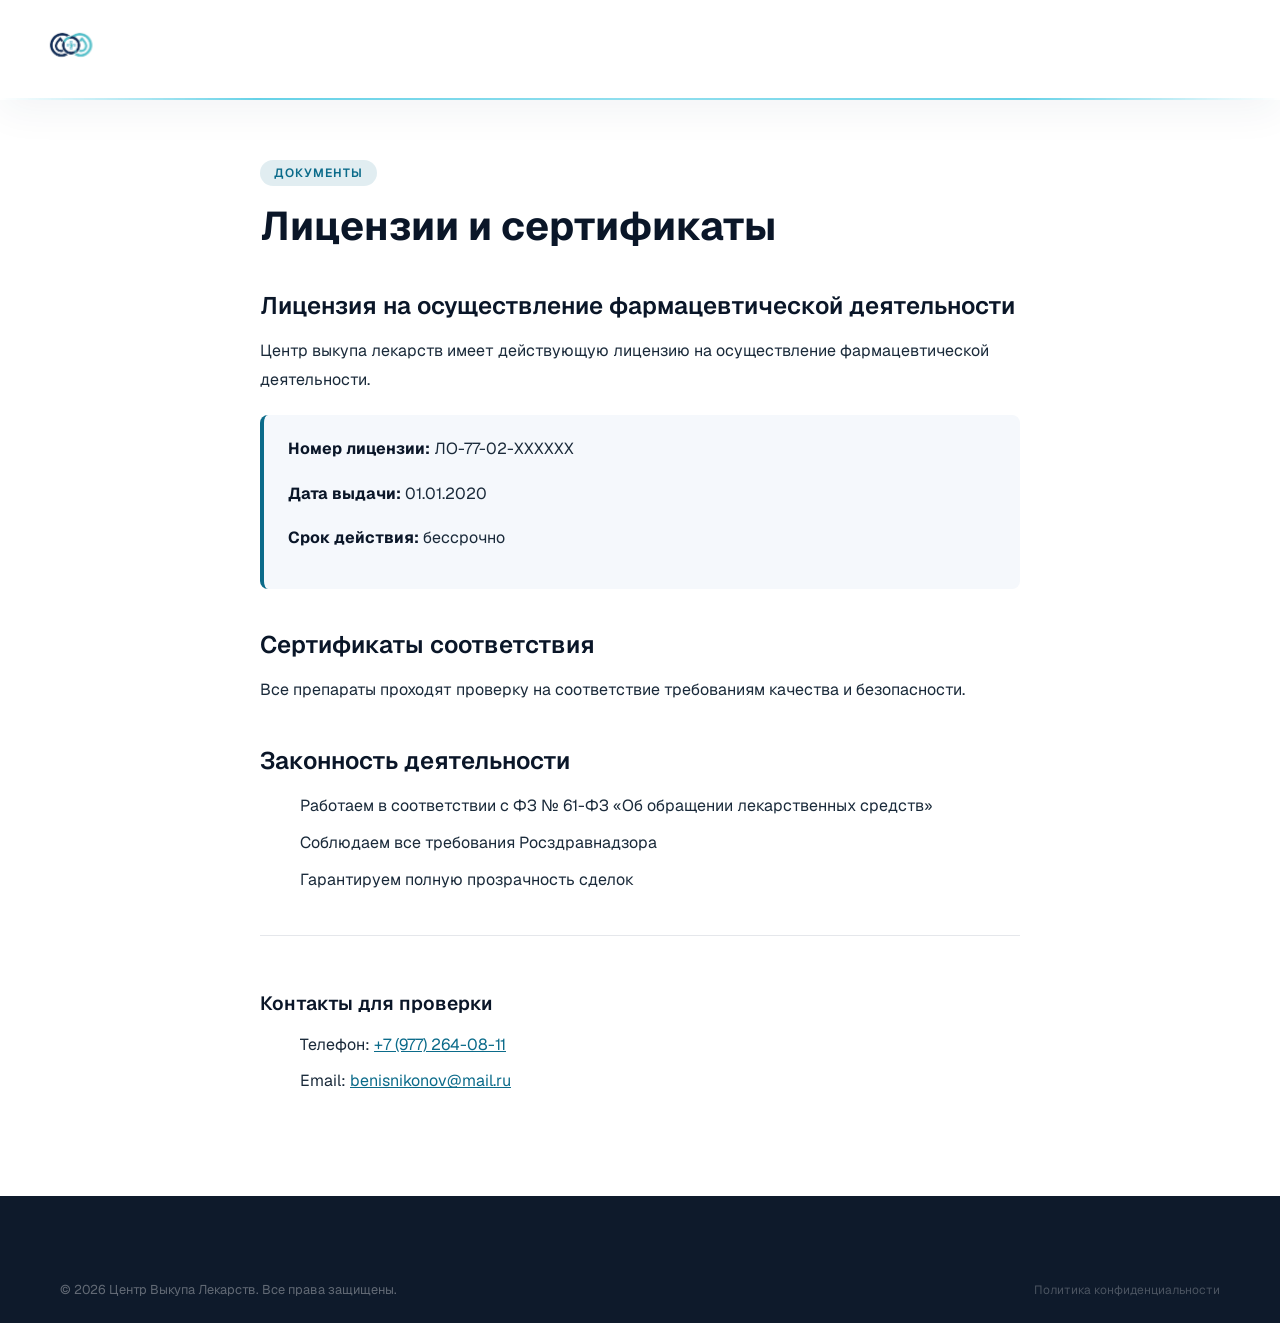
<file: licenses.html>
<!doctype html>
<html lang="ru">
  <head>
    <meta charset="UTF-8" />
    <meta name="viewport" content="width=device-width, initial-scale=1.0" />
    <title>Лицензии и сертификаты — Центр выкупа лекарств</title>
    <meta
      name="description"
      content="Лицензии и сертификаты Центра выкупа лекарств. Мы работаем по закону."
    />
    <meta name="robots" content="index, follow" />
    <link rel="canonical" href="https://продатьлекарства.рф/licenses" />
    <link rel="icon" href="icons/logotip.png" type="image/png" />
    <link rel="stylesheet" href="css/style.css" />
  </head>
  <body>
    <header class="site-header" role="banner">
      <nav class="navbar" aria-label="Основная навигация">
        <div class="nav-container">
          <div class="nav-brand-block">
            <a
              href="/"
              class="nav-logo"
              aria-label="Центр выкупа лекарств — на главную"
            >
              <img
                src="icons/logotip.png"
                alt="Центр выкупа лекарств"
                width="50"
                height="50"
                loading="eager"
              />
            </a>
            <div class="nav-description">
              <span class="desc-title">Medical Advance</span>
              <span class="desc-text">Выкуп лекарств по всей России</span>
            </div>
          </div>
        </div>
      </nav>
    </header>

    <main class="licenses-page">
      <div class="container">
        <span class="page-badge">Документы</span>
        <h1>Лицензии и сертификаты</h1>

        <h2>Лицензия на осуществление фармацевтической деятельности</h2>
        <p>
          Центр выкупа лекарств имеет действующую лицензию на осуществление
          фармацевтической деятельности.
        </p>

        <div class="license-block">
          <p><strong>Номер лицензии:</strong> ЛО-77-02-XXXXXX</p>
          <p><strong>Дата выдачи:</strong> 01.01.2020</p>
          <p><strong>Срок действия:</strong> бессрочно</p>
        </div>

        <h2>Сертификаты соответствия</h2>
        <p>
          Все препараты проходят проверку на соответствие требованиям качества и
          безопасности.
        </p>

        <h2>Законность деятельности</h2>
        <ul>
          <li>
            Работаем в соответствии с ФЗ № 61-ФЗ «Об обращении лекарственных
            средств»
          </li>
          <li>Соблюдаем все требования Росздравнадзора</li>
          <li>Гарантируем полную прозрачность сделок</li>
        </ul>

        <div class="contacts-section">
          <h3>Контакты для проверки</h3>
          <ul>
            <li>Телефон: <a href="tel:+79772640811">+7 (977) 264-08-11</a></li>
            <li>
              Email:
              <a href="mailto:benisnikonov@mail.ru">benisnikonov@mail.ru</a>
            </li>
          </ul>
        </div>
      </div>
    </main>

    <footer class="footer" role="contentinfo">
      <div class="container">
        <div class="footer-bottom">
          <p>&copy; 2026 Центр Выкупа Лекарств. Все права защищены.</p>
          <p><a href="privacy.html">Политика конфиденциальности</a></p>
        </div>
      </div>
    </footer>
  </body>
</html>
</file>
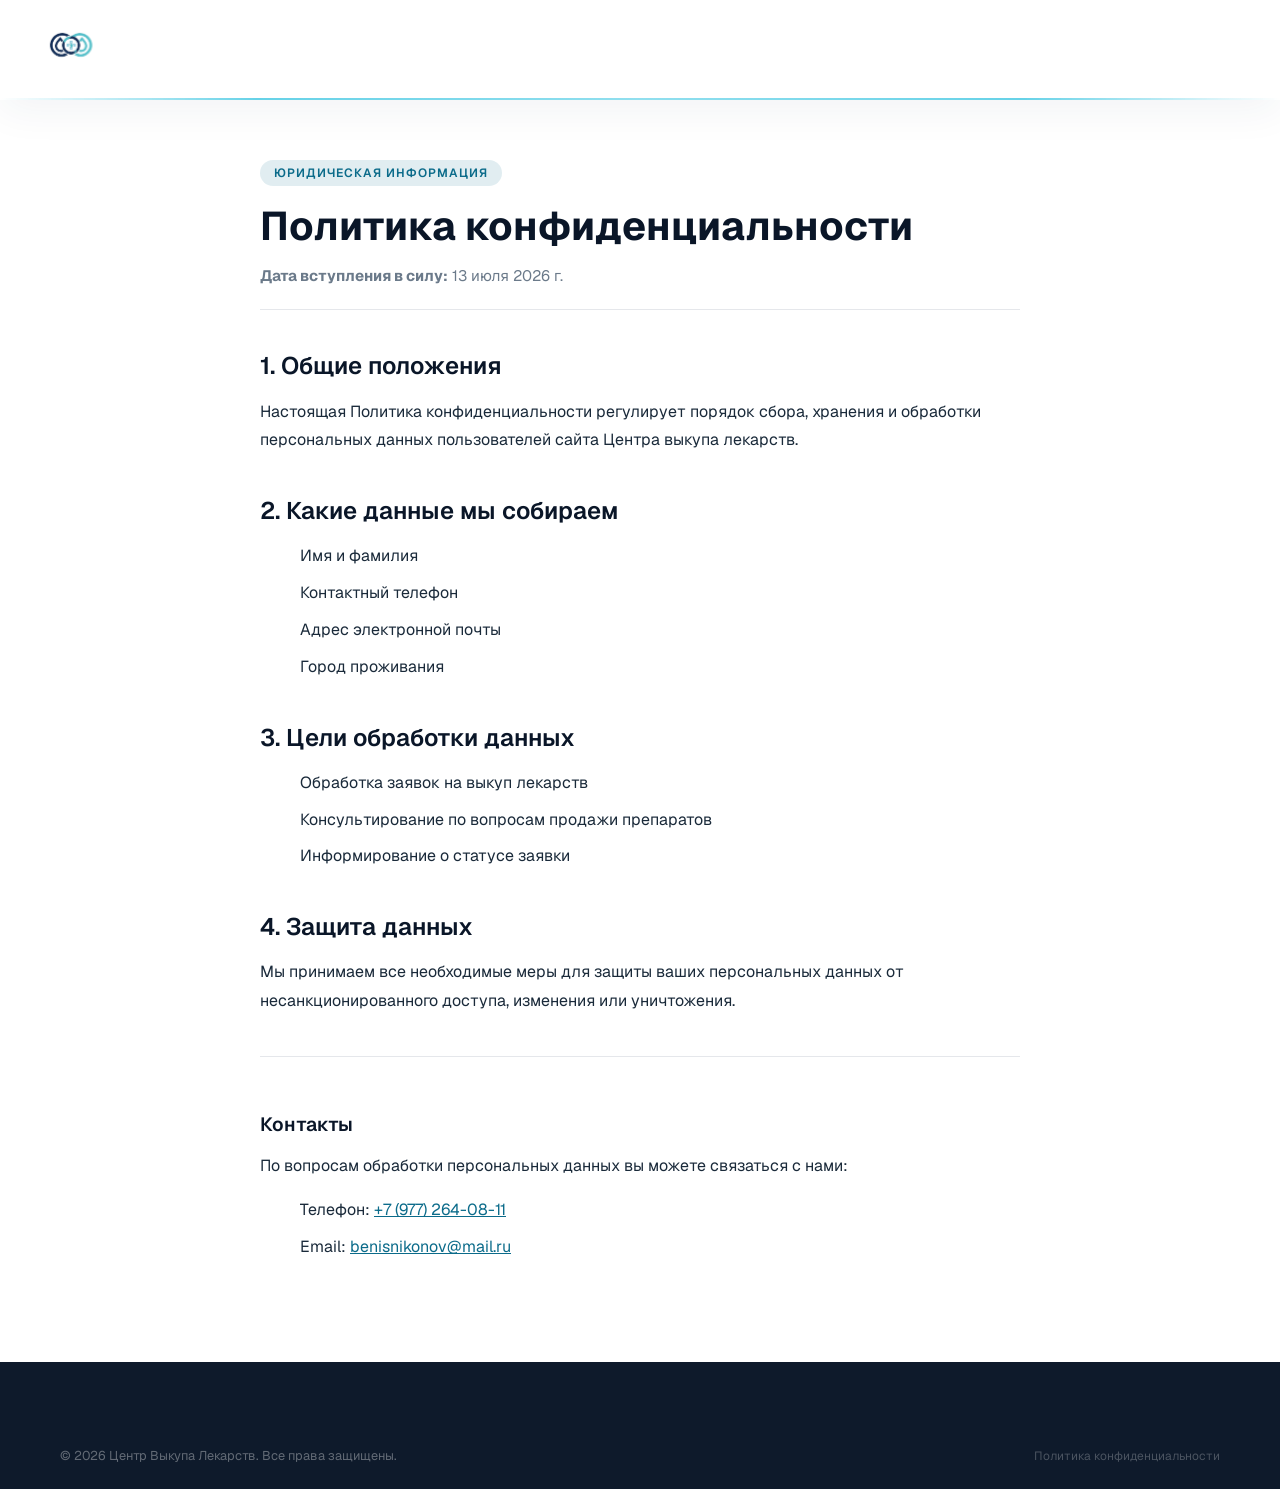
<file: privacy.html>
<!doctype html>
<html lang="ru">
  <head>
    <meta charset="UTF-8" />
    <meta name="viewport" content="width=device-width, initial-scale=1.0" />
    <title>Политика конфиденциальности — Центр выкупа лекарств</title>
    <meta
      name="description"
      content="Политика конфиденциальности и обработки персональных данных Центра выкупа лекарств"
    />
    <meta name="robots" content="index, follow" />
    <link rel="canonical" href="https://продатьлекарства.рф/privacy" />
    <link rel="icon" href="icons/logotip.png" type="image/png" />
    <link rel="stylesheet" href="css/style.css" />
  </head>
  <body>
    <header class="site-header" role="banner">
      <nav class="navbar" aria-label="Основная навигация">
        <div class="nav-container">
          <div class="nav-brand-block">
            <a
              href="/"
              class="nav-logo"
              aria-label="Центр выкупа лекарств — на главную"
            >
              <img
                src="icons/logotip.png"
                alt="Центр выкупа лекарств"
                width="50"
                height="50"
                loading="eager"
              />
            </a>
            <div class="nav-description">
              <span class="desc-title">Medical Advance</span>
              <span class="desc-text">Выкуп лекарств по всей России</span>
            </div>
          </div>
        </div>
      </nav>
    </header>

    <main class="privacy-policy">
      <div class="container">
        <span class="page-badge">Юридическая информация</span>
        <h1>Политика конфиденциальности</h1>
        <p class="effective-date">
          <strong>Дата вступления в силу:</strong> 13 июля 2026 г.
        </p>

        <h2>1. Общие положения</h2>
        <p>
          Настоящая Политика конфиденциальности регулирует порядок сбора,
          хранения и обработки персональных данных пользователей сайта Центра
          выкупа лекарств.
        </p>

        <h2>2. Какие данные мы собираем</h2>
        <ul>
          <li>Имя и фамилия</li>
          <li>Контактный телефон</li>
          <li>Адрес электронной почты</li>
          <li>Город проживания</li>
        </ul>

        <h2>3. Цели обработки данных</h2>
        <ul>
          <li>Обработка заявок на выкуп лекарств</li>
          <li>Консультирование по вопросам продажи препаратов</li>
          <li>Информирование о статусе заявки</li>
        </ul>

        <h2>4. Защита данных</h2>
        <p>
          Мы принимаем все необходимые меры для защиты ваших персональных данных
          от несанкционированного доступа, изменения или уничтожения.
        </p>

        <div class="contacts-section">
          <h3>Контакты</h3>
          <p>
            По вопросам обработки персональных данных вы можете связаться с
            нами:
          </p>
          <ul>
            <li>Телефон: <a href="tel:+79772640811">+7 (977) 264-08-11</a></li>
            <li>
              Email:
              <a href="mailto:benisnikonov@mail.ru">benisnikonov@mail.ru</a>
            </li>
          </ul>
        </div>
      </div>
    </main>

    <footer class="footer" role="contentinfo">
      <div class="container">
        <div class="footer-bottom">
          <p>&copy; 2026 Центр Выкупа Лекарств. Все права защищены.</p>
          <p><a href="privacy.html">Политика конфиденциальности</a></p>
        </div>
      </div>
    </footer>
  </body>
</html>
</file>
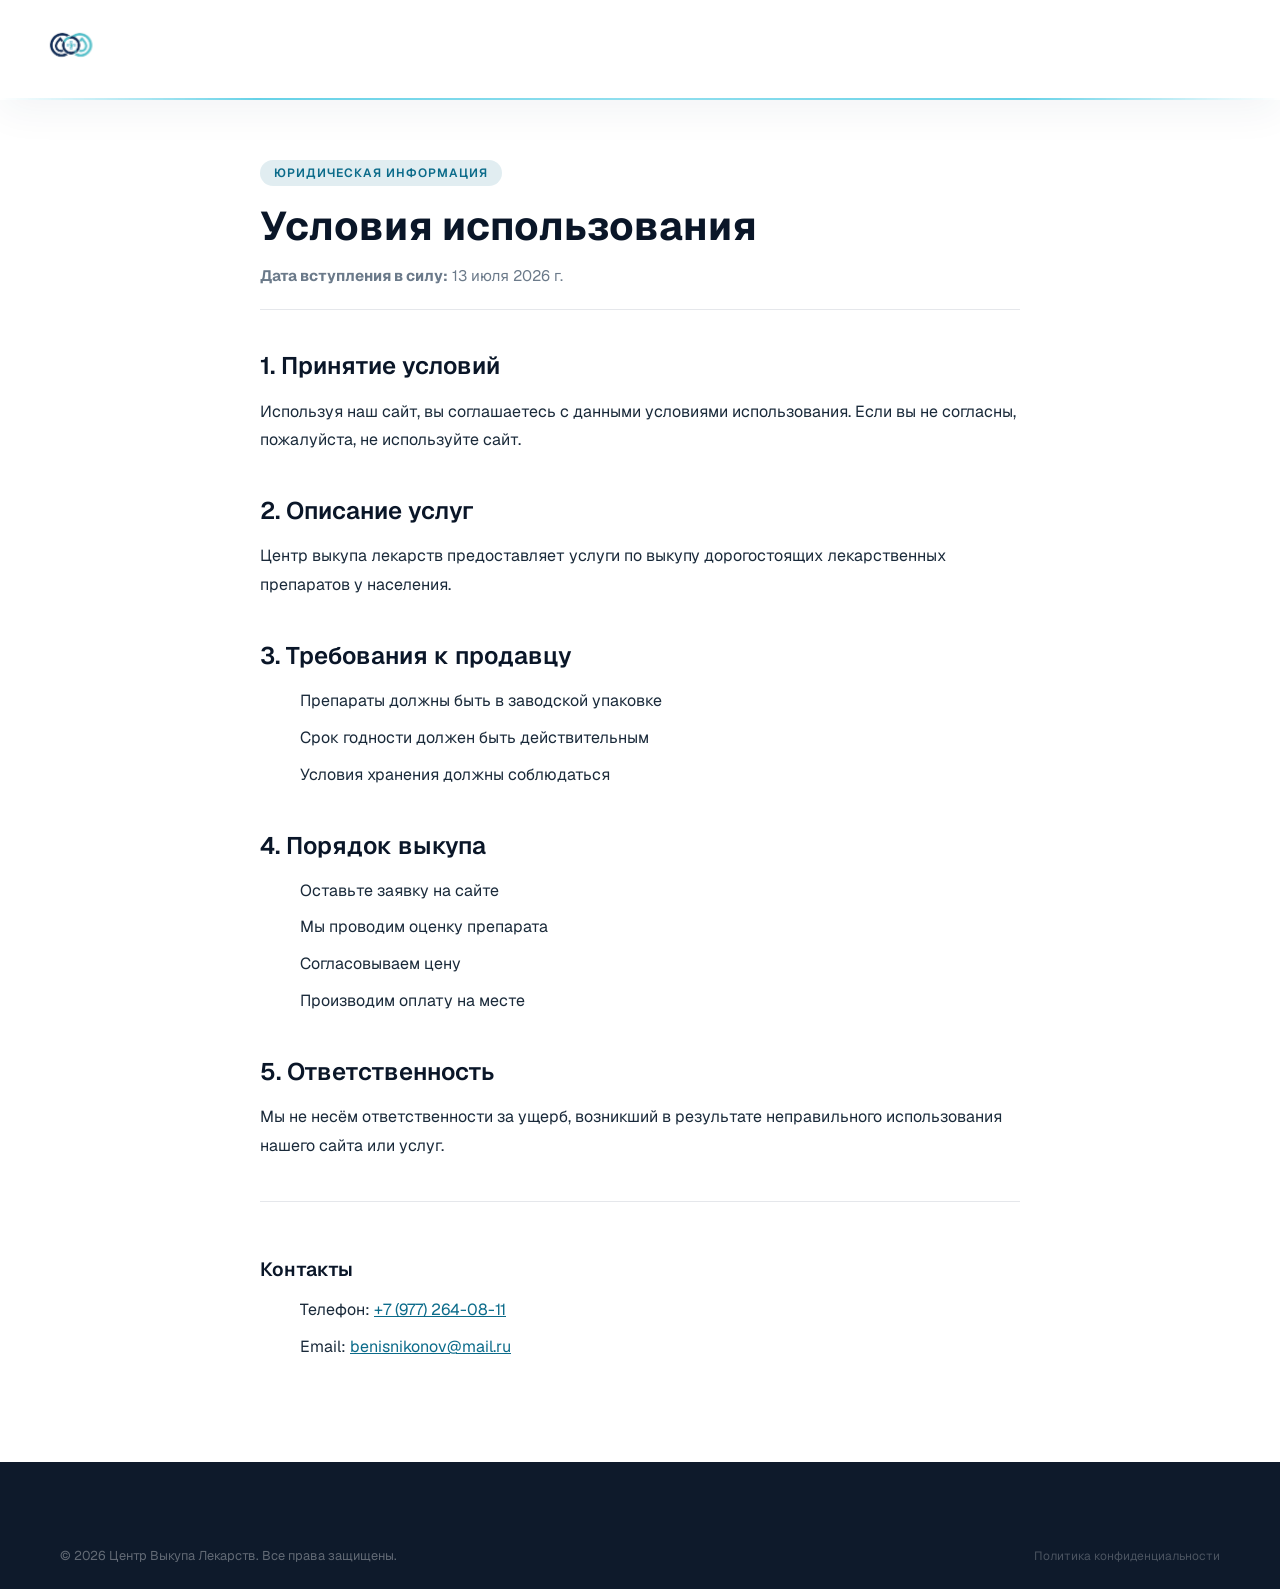
<file: terms.html>
<!doctype html>
<html lang="ru">
  <head>
    <meta charset="UTF-8" />
    <meta name="viewport" content="width=device-width, initial-scale=1.0" />
    <title>Условия использования — Центр выкупа лекарств</title>
    <meta
      name="description"
      content="Условия использования сайта Центра выкупа лекарств"
    />
    <meta name="robots" content="index, follow" />
    <link rel="canonical" href="https://продатьлекарства.рф/terms" />
    <link rel="icon" href="icons/logotip.png" type="image/png" />
    <link rel="stylesheet" href="css/style.css" />
  </head>
  <body>
    <header class="site-header" role="banner">
      <nav class="navbar" aria-label="Основная навигация">
        <div class="nav-container">
          <div class="nav-brand-block">
            <a
              href="/"
              class="nav-logo"
              aria-label="Центр выкупа лекарств — на главную"
            >
              <img
                src="icons/logotip.png"
                alt="Центр выкупа лекарств"
                width="50"
                height="50"
                loading="eager"
              />
            </a>
            <div class="nav-description">
              <span class="desc-title">Medical Advance</span>
              <span class="desc-text">Выкуп лекарств по всей России</span>
            </div>
          </div>
        </div>
      </nav>
    </header>

    <main class="terms-conditions">
      <div class="container">
        <span class="page-badge">Юридическая информация</span>
        <h1>Условия использования</h1>
        <p class="effective-date">
          <strong>Дата вступления в силу:</strong> 13 июля 2026 г.
        </p>

        <h2>1. Принятие условий</h2>
        <p>
          Используя наш сайт, вы соглашаетесь с данными условиями использования.
          Если вы не согласны, пожалуйста, не используйте сайт.
        </p>

        <h2>2. Описание услуг</h2>
        <p>
          Центр выкупа лекарств предоставляет услуги по выкупу дорогостоящих
          лекарственных препаратов у населения.
        </p>

        <h2>3. Требования к продавцу</h2>
        <ul>
          <li>Препараты должны быть в заводской упаковке</li>
          <li>Срок годности должен быть действительным</li>
          <li>Условия хранения должны соблюдаться</li>
        </ul>

        <h2>4. Порядок выкупа</h2>
        <ol>
          <li>Оставьте заявку на сайте</li>
          <li>Мы проводим оценку препарата</li>
          <li>Согласовываем цену</li>
          <li>Производим оплату на месте</li>
        </ol>

        <h2>5. Ответственность</h2>
        <p>
          Мы не несём ответственности за ущерб, возникший в результате
          неправильного использования нашего сайта или услуг.
        </p>

        <div class="contacts-section">
          <h3>Контакты</h3>
          <ul>
            <li>Телефон: <a href="tel:+79772640811">+7 (977) 264-08-11</a></li>
            <li>
              Email:
              <a href="mailto:benisnikonov@mail.ru">benisnikonov@mail.ru</a>
            </li>
          </ul>
        </div>
      </div>
    </main>

    <footer class="footer" role="contentinfo">
      <div class="container">
        <div class="footer-bottom">
          <p>&copy; 2026 Центр Выкупа Лекарств. Все права защищены.</p>
          <p><a href="privacy.html">Политика конфиденциальности</a></p>
        </div>
      </div>
    </footer>
  </body>
</html>
</file>
<file: css/style.css>
@font-face{font-family:Geist;src:url("../fonts/Geist-Regular.woff2") format("woff2");font-weight:400;font-style:normal;font-display:swap}@font-face{font-family:Geist;src:url("../fonts/Geist-Medium.woff2") format("woff2");font-weight:500;font-style:normal;font-display:swap}@font-face{font-family:Geist;src:url("../fonts/Geist-SemiBold.woff2") format("woff2");font-weight:600;font-style:normal;font-display:swap}@font-face{font-family:Geist;src:url("../fonts/Geist-Bold.woff2") format("woff2");font-weight:700;font-style:normal;font-display:swap}:root{--primary:#00b4d8;--primary-hover:#0096c7;--dark:#1d3557;--dark-light:#457b9d;--white:#ffffff;--transition:all 0.4s cubic-bezier(0.25, 1, 0.5, 1)}*,::after,::before{box-sizing:border-box;margin:0;padding:0}html{scroll-behavior:smooth}body{font-family:Geist,sans-serif;background-color:var(--bg-site);color:var(--dark);line-height:1.5;overflow-x:hidden;padding-top:80px}a{text-decoration:none;color:inherit;display:inline-block}ol,ul{list-style:none}img{max-width:100%;height:auto;aspect-ratio:attr(width)/attr(height)}svg{display:block;max-width:100%;height:auto}button{border:none;background:0 0;font-family:inherit;cursor:pointer;outline:0}.container{max-width:1200px;margin:0 auto;padding:0 20px}:root{--primary:#00b4d8;--primary-hover:#0096c7;--dark:#1d3557;--dark-light:#457b9d;--white:#ffffff;--success:#2ecc71;--transition:all 0.4s cubic-bezier(0.25, 1, 0.5, 1);--nav-h-desktop:100px;--nav-h-tablet:85px;--nav-h-mobile:72px}*,::after,::before{box-sizing:border-box}.navbar{position:fixed;top:0;left:0;width:100%;height:var(--nav-h-desktop);background-color:rgba(255,255,255,.85);backdrop-filter:blur(18px) saturate(160%);-webkit-backdrop-filter:blur(18px) saturate(160%);box-shadow:0 10px 40px rgba(29,53,87,.06);z-index:9999;display:flex;align-items:center;transition:var(--transition)}.navbar::before{content:"";position:absolute;bottom:0;left:0;width:100%;height:2px;background:linear-gradient(90deg,transparent,var(--primary) 20%,#48cae4 50%,var(--primary) 80%,transparent);opacity:.6}.nav-container{width:100%;max-width:1720px;margin:0 auto;padding:0 40px;display:flex;justify-content:space-between;align-items:center;gap:24px}.social-box{display:flex;align-items:center;justify-content:center}.nav-social{display:flex;align-items:center;justify-content:center;width:42px;height:42px;min-width:42px;min-height:42px;border-radius:50%;background:rgba(0,180,216,.08);transition:all .3s ease;-webkit-tap-highlight-color:transparent;text-decoration:none;border:none;cursor:pointer}.nav-social img{display:block;width:22px;height:22px;object-fit:contain;transition:transform .3s ease}.nav-social:hover{background:var(--primary);transform:scale(1.08)}.nav-social:hover img{transform:scale(1.1)}.nav-social:active{transform:scale(.92)}.nav-social:focus-visible{outline:2px solid var(--primary);outline-offset:4px}@media (max-width:992px){.nav-social{width:40px;height:40px;min-width:40px;min-height:40px}.nav-social img{width:20px;height:20px}}@media (max-width:480px){.nav-social{width:36px;height:36px;min-width:36px;min-height:36px}.social-box{display:flex;align-items:center;justify-content:space-evenly}.nav-social img{width:18px;height:18px}}@media (max-width:380px){.nav-social{width:32px;height:32px;min-width:32px;min-height:32px}.nav-social img{width:16px;height:16px}}@media (max-width:992px){.nav-contacts{display:flex;flex-direction:row;align-items:center;justify-content:center;flex-wrap:wrap;gap:12px 16px;border-top:1px solid rgba(0,0,0,.06);padding-top:20px;opacity:0;transform:translateY(16px);transition:opacity .4s ease .32s,transform .4s ease .32s}.nav-menu-wrapper.active .nav-contacts{opacity:1;transform:translateY(0)}.nav-social{width:44px;height:44px;min-width:44px;min-height:44px}.nav-social img{width:24px;height:24px}.nav-phone{width:100%;justify-content:center;font-size:18px;order:-1}.nav-btn{width:100%;justify-content:center;padding:14px;font-size:16px;border-radius:12px;margin-top:4px}}@media (max-width:480px){.nav-social{width:40px;height:40px;min-width:40px;min-height:40px}.nav-social img{width:20px;height:20px}.nav-contacts{gap:10px 14px;padding-top:16px;position:relative;bottom:105px}.nav-phone{font-size:16px}.nav-btn{font-size:14px;padding:12px}}@media (max-width:380px){.nav-social{width:36px;height:36px;min-width:36px;min-height:36px}.nav-social img{width:18px;height:18px}.nav-contacts{gap:8px 12px;padding-top:14px}.nav-phone{font-size:14px}.nav-btn{font-size:13px;padding:10px}}.nav-brand-block{display:flex;align-items:center;gap:20px;min-width:0;flex-shrink:0}.nav-logo{display:block;flex-shrink:0;border-radius:12px;-webkit-tap-highlight-color:transparent}.nav-logo img{height:62px;width:auto;display:block;transition:transform .35s cubic-bezier(.34, 1.56, .64, 1);will-change:transform}.nav-logo:hover img{transform:scale(1.06) rotate(-2deg)}.nav-logo:focus-visible{outline:2px solid var(--primary);outline-offset:4px}.nav-description{display:flex;flex-direction:column;justify-content:center;border-left:2px solid #e2e8f0;padding-left:20px;min-width:0}.desc-title{font-size:17px;font-weight:800;color:var(--dark);text-transform:uppercase;letter-spacing:.5px;white-space:nowrap;background:linear-gradient(90deg,var(--dark),var(--dark-light));-webkit-background-clip:text;background-clip:text;-webkit-text-fill-color:transparent}.desc-text{font-size:13px;color:var(--dark-light);font-weight:500;margin-top:2px;white-space:nowrap}.nav-menu-wrapper{display:flex;align-items:center;gap:40px}.nav-menu{display:flex;align-items:center;gap:32px;list-style:none;margin:0;padding:0}.nav-item{display:flex}.nav-link{color:var(--dark-light);font-weight:600;font-size:16px;padding:10px 0;position:relative;text-decoration:none;display:flex;align-items:center;gap:8px;transition:color .3s ease;-webkit-tap-highlight-color:transparent}.nav-icon{font-size:15px;color:var(--primary);transition:transform .3s cubic-bezier(.34, 1.56, .64, 1),color .3s ease}.nav-link::after{content:"";position:absolute;bottom:2px;left:0;width:100%;height:2px;background:linear-gradient(90deg,var(--primary),#48cae4);border-radius:2px;transform:scaleX(0);transform-origin:left;transition:transform .35s cubic-bezier(.25, 1, .5, 1);will-change:transform}.nav-link:hover{color:var(--dark)}.nav-link:hover .nav-icon{transform:scale(1.15) rotate(-6deg);color:var(--primary-hover)}.nav-link:hover::after{transform:scaleX(1)}.nav-link:focus-visible{outline:2px solid var(--primary);outline-offset:6px;border-radius:4px}.nav-contacts{display:flex;align-items:center;gap:26px}.nav-phone{color:var(--dark);font-weight:700;font-size:17px;text-decoration:none;display:flex;align-items:center;gap:10px;transition:color .3s ease;white-space:nowrap;-webkit-tap-highlight-color:transparent}.phone-status{width:8px;height:8px;border-radius:50%;background:var(--success);box-shadow:0 0 0 0 rgba(46,204,113,.5);animation:statusPulse 2s infinite;flex-shrink:0}@keyframes statusPulse{0%{box-shadow:0 0 0 0 rgba(46,204,113,.45)}70%{box-shadow:0 0 0 7px rgba(46,204,113,0)}100%{box-shadow:0 0 0 0 rgba(46,204,113,0)}}.phone-icon{color:var(--primary);font-size:17px;display:inline-block;transition:color .3s ease}@keyframes phoneWobble{0%,100%{transform:rotate(0)}25%{transform:rotate(-14deg)}55%{transform:rotate(12deg)}75%{transform:rotate(-6deg)}}.nav-phone:hover{color:var(--primary)}.nav-phone:hover .phone-icon{animation:phoneWobble .5s ease-in-out}.nav-phone:focus-visible{outline:2px solid var(--primary);outline-offset:6px;border-radius:4px}.nav-btn{background:linear-gradient(135deg,var(--primary),var(--primary-hover));color:var(--white);padding:14px 32px;border-radius:50px;font-weight:700;font-size:15px;text-decoration:none;display:flex;align-items:center;gap:10px;box-shadow:0 6px 20px rgba(0,180,216,.3);transition:transform .35s cubic-bezier(.34, 1.56, .64, 1),box-shadow .35s ease;white-space:nowrap;border:none;cursor:pointer;will-change:transform;-webkit-tap-highlight-color:transparent}.btn-icon{font-size:14px;transition:transform .3s ease}.nav-btn:hover{transform:translateY(-3px) scale(1.02);box-shadow:0 10px 28px rgba(0,180,216,.45)}.nav-btn:active{transform:translateY(-1px) scale(.98)}.nav-btn:hover .btn-icon{transform:translateX(4px)}.nav-btn:focus-visible{outline:2px solid var(--dark);outline-offset:3px}.nav-toggle{display:none;position:relative;align-items:center;justify-content:center;flex-direction:column;gap:6px;width:48px;height:48px;min-width:48px;min-height:48px;background:rgba(255,255,255,.9);border:1.5px solid rgba(0,180,216,.16);border-radius:16px;cursor:pointer;overflow:hidden;z-index:10000;box-shadow:0 4px 14px rgba(29,53,87,.06);-webkit-tap-highlight-color:transparent;transition:border-color .35s ease,box-shadow .35s ease,transform .3s cubic-bezier(.34, 1.56, .64, 1)}.nav-toggle::before{content:"";position:absolute;inset:0;background:radial-gradient(circle at center,rgba(0,180,216,.18),transparent 70%);opacity:0;transform:scale(.4);transition:opacity .35s ease,transform .45s cubic-bezier(.34, 1.56, .64, 1)}.nav-toggle:hover{border-color:rgba(0,180,216,.4);transform:translateY(-2px)}.nav-toggle:hover::before{opacity:1;transform:scale(1)}.nav-toggle:active{transform:scale(.92)}.nav-toggle .bar{position:relative;width:24px;height:2.5px;background-color:var(--dark);border-radius:3px;transform-origin:center;transition:transform .4s cubic-bezier(.68, -.4, .32, 1.4),width .3s ease,opacity .25s ease,background-color .3s ease}.nav-toggle .bar:nth-child(2){width:17px;align-self:flex-end;margin-right:3px}.nav-toggle:hover .bar:nth-child(2){width:24px;margin-right:0}.nav-toggle.active{border-color:var(--primary);box-shadow:0 4px 20px rgba(0,180,216,.28)}.nav-toggle.active::before{opacity:1;transform:scale(1);background:radial-gradient(circle at center,rgba(0,180,216,.22),transparent 70%)}.nav-toggle.active .bar:first-child{transform:translateY(8.5px) rotate(45deg);background-color:var(--primary)}.nav-toggle.active .bar:nth-child(2){opacity:0;transform:scaleX(0)}.nav-toggle.active .bar:nth-child(3){transform:translateY(-8.5px) rotate(-45deg);background-color:var(--primary);width:24px}.nav-overlay{position:fixed;top:0;left:0;width:100vw;height:100vh;background:linear-gradient(160deg,rgba(29,53,87,.42),rgba(11,107,138,.25));backdrop-filter:blur(8px);-webkit-backdrop-filter:blur(8px);z-index:9998;opacity:0;pointer-events:none;transition:opacity .4s ease;will-change:opacity}.nav-overlay.active{opacity:1;pointer-events:auto}@media (max-width:1300px){.nav-description{display:none}}@media (max-width:1150px){.nav-menu{gap:22px}.nav-container{padding:0 28px}}@media (max-width:992px){.navbar{height:var(--nav-h-tablet)}.nav-logo img{height:50px}.nav-toggle{display:flex}.nav-menu-wrapper{position:fixed;top:0;right:0;width:100%;max-width:400px;height:100vh;background:linear-gradient(180deg,rgba(255,255,255,.98),rgba(248,251,253,.98));backdrop-filter:blur(20px);-webkit-backdrop-filter:blur(20px);box-shadow:-20px 0 60px rgba(29,53,87,.12);border-left:1px solid rgba(0,180,216,.1);display:flex;flex-direction:column;justify-content:flex-start;align-items:stretch;padding:104px 32px 32px;transform:translateX(100%);transition:transform .55s cubic-bezier(.32, .94, .6, 1);will-change:transform;overflow-y:auto}.nav-menu-wrapper::before{content:"";position:absolute;top:0;left:0;width:100%;height:4px;background:linear-gradient(90deg,var(--primary),#48cae4,var(--primary));background-size:200% 100%;animation:navGradientMove 4s linear infinite}@keyframes navGradientMove{0%{background-position:0 0}100%{background-position:200% 0}}.nav-menu-wrapper.active{transform:translateX(0)}.nav-menu{flex-direction:column;align-items:flex-start;gap:4px;width:100%;margin-bottom:28px}.nav-item{width:100%;opacity:0;transform:translateX(24px);transition:opacity .4s ease,transform .4s ease}.nav-menu-wrapper.active .nav-item{opacity:1;transform:translateX(0)}.nav-menu-wrapper.active .nav-item:first-child{transition-delay:0.12s}.nav-menu-wrapper.active .nav-item:nth-child(2){transition-delay:0.18s}.nav-menu-wrapper.active .nav-item:nth-child(3){transition-delay:0.24s}.nav-menu-wrapper.active .nav-item:nth-child(4){transition-delay:0.3s}.nav-menu-wrapper.active .nav-item:nth-child(5){transition-delay:0.36s}.nav-link{font-size:18px;width:100%;padding:14px 16px;border-radius:12px;border-bottom:1px solid rgba(0,180,216,.08)}.nav-link::after{display:none}.nav-link:hover{background:rgba(0,180,216,.07);padding-left:20px;border-bottom-color:transparent}.nav-contacts{display:flex;flex-direction:column;align-items:stretch;gap:16px;margin-top:auto;border-top:2px solid rgba(0,180,216,.08);padding-top:24px;opacity:0;transform:translateY(16px);transition:opacity .4s ease .32s,transform .4s ease .32s}.nav-menu-wrapper.active .nav-contacts{opacity:1;transform:translateY(0)}.nav-phone{font-size:18px;justify-content:center}.nav-btn{text-align:center;justify-content:center;padding:15px;font-size:16px}.nav-menu-wrapper.active .nav-btn{animation:ctaGlow 2.4s ease-in-out infinite}@keyframes ctaGlow{0%,100%{box-shadow:0 6px 20px rgba(0,180,216,.3)}50%{box-shadow:0 8px 32px rgba(0,180,216,.55)}}}@media (max-width:480px){.navbar{height:var(--nav-h-mobile)}.nav-container{padding:0 16px}.nav-logo img{height:84px}.nav-toggle{width:44px;height:44px;min-width:44px;min-height:44px;gap:5px;border-radius:13px}.nav-toggle .bar{width:22px;height:2.5px}.nav-toggle .bar:nth-child(2){width:15px}.nav-toggle:hover .bar:nth-child(2){width:22px}.nav-toggle.active .bar:first-child{transform:translateY(7.5px) rotate(45deg)}.nav-toggle.active .bar:nth-child(3){transform:translateY(-7.5px) rotate(-45deg);width:22px}.nav-menu-wrapper{max-width:100%;padding:88px 20px 20px}.nav-link{font-size:16px;padding:12px 14px}.nav-phone{font-size:16px}.nav-btn{font-size:14px;padding:12px}.desc-title{font-size:13px}.desc-text{font-size:10px}.nav-description{padding-left:10px}}@media (max-width:380px){.navbar{height:64px}.nav-container{padding:0 12px;gap:12px}.nav-logo img{height:38px}.nav-toggle{width:40px;height:40px;min-width:40px;min-height:40px;gap:4px;border-radius:11px}.nav-toggle .bar{width:20px;height:2.2px}.nav-toggle .bar:nth-child(2){width:13px}.nav-toggle:hover .bar:nth-child(2){width:20px}.nav-toggle.active .bar:first-child{transform:translateY(6.5px) rotate(45deg)}.nav-toggle.active .bar:nth-child(3){transform:translateY(-6.5px) rotate(-45deg);width:20px}.nav-menu-wrapper{padding:72px 16px 16px}.nav-link{font-size:15px;padding:10px 12px}.nav-phone{font-size:14px}.nav-btn{font-size:13px;padding:10px}}@media (prefers-reduced-motion:reduce){.nav-btn,.nav-contacts,.nav-icon,.nav-item,.nav-link::after,.nav-logo img,.nav-menu-wrapper,.nav-menu-wrapper::before,.nav-overlay,.nav-toggle,.nav-toggle .bar,.nav-toggle::before,.navbar,.phone-status{transition-duration:0s!important;animation-duration:0s!important}.nav-toggle:active,.nav-toggle:hover{transform:none!important}}.intro{position:relative;min-height:100vh;display:flex;align-items:center;padding:120px 0 60px;background:linear-gradient(180deg,#c2e9ff 0,#d0eeff 40%,#fff 100%);overflow:hidden}.intro-container{display:grid;grid-template-columns:1fr 1fr;gap:60px;align-items:center;max-width:1280px;margin:0 auto;padding:0 30px;width:100%}.intro-content{display:flex;flex-direction:column;gap:20px}.intro-badge{display:inline-flex;align-items:center;gap:10px;background:rgba(11,107,138,.12);color:#0b6b8a;font-weight:600;font-size:.85rem;padding:8px 18px;border-radius:50px;width:fit-content;letter-spacing:.3px}.intro-badge i{font-size:.9rem}.intro-title{font-size:clamp(2.2rem, 5vw, 3.8rem);font-weight:700;line-height:1.1;color:#0e1a2b;margin:0}.intro-title-highlight{background:linear-gradient(135deg,#0b6b8a 0,#0a5a75 100%);-webkit-background-clip:text;-webkit-text-fill-color:transparent;background-clip:text}.intro-description{font-size:clamp(.95rem, 1.1vw, 1.1rem);color:#2c3e50;line-height:1.8;max-width:520px;margin:0}.intro-buttons{display:flex;flex-wrap:wrap;gap:16px;margin-top:8px}.btn{display:inline-flex;align-items:center;gap:10px;padding:14px 32px;border-radius:50px;font-weight:600;font-size:1rem;text-decoration:none;transition:all .4s cubic-bezier(.25, .46, .45, .94);cursor:pointer;border:none}.btn i{font-size:.9rem;transition:transform .3s ease}.btn-primary{background:linear-gradient(135deg,#0b6b8a 0,#0a5a75 100%);color:#fff;box-shadow:0 4px 20px rgba(11,107,138,.3)}.btn-primary:hover{transform:translateY(-3px);box-shadow:0 8px 35px rgba(11,107,138,.4)}.btn-primary:hover i{transform:translateX(4px)}.btn-outline{background:rgba(255,255,255,.6);backdrop-filter:blur(8px);color:#0e1a2b;border:2px solid rgba(11,107,138,.2)}.btn-outline:hover{border-color:#0b6b8a;color:#0b6b8a;transform:translateY(-3px);background:rgba(255,255,255,.9)}.btn-outline:hover i{transform:scale(1.1)}.intro-stats{display:flex;align-items:center;gap:32px;margin-top:16px;padding:24px 0;border-top:1px solid rgba(11,107,138,.1)}.stat-item{display:flex;align-items:baseline;flex-wrap:wrap;gap:2px}.stat-number{font-size:clamp(1.8rem, 3vw, 2.8rem);font-weight:700;color:#0e1a2b;line-height:1;font-variant-numeric:tabular-nums}.stat-plus{font-size:clamp(1.5rem, 2.5vw, 2.2rem);font-weight:700;color:#0b6b8a;margin-left:2px}.stat-percent{font-size:clamp(1.5rem, 2.5vw, 2.2rem);font-weight:700;color:#0b6b8a}.stat-slash{font-size:clamp(1.2rem, 2vw, 1.8rem);font-weight:300;color:#b0c0d0;margin:0 2px}.stat-label{display:block;width:100%;font-size:.8rem;font-weight:500;color:#4a5a6a;margin-top:2px;letter-spacing:.2px}.stat-divider{width:1px;height:40px;background:rgba(11,107,138,.1)}.intro-image{display:flex;justify-content:center;align-items:center}.intro-image-wrapper{position:relative;width:100%;max-width:540px}.intro-image-wrapper img{width:100%;height:auto;border-radius:24px;box-shadow:0 20px 60px rgba(11,107,138,.12);object-fit:cover;aspect-ratio:1/1}.image-float-card{position:absolute;display:flex;align-items:center;gap:10px;background:rgba(255,255,255,.92);backdrop-filter:blur(12px);-webkit-backdrop-filter:blur(12px);padding:12px 20px;border-radius:14px;box-shadow:0 8px 30px rgba(11,107,138,.08);font-weight:600;font-size:.85rem;color:#0e1a2b;animation:floatCard 6s ease-in-out infinite;border:1px solid rgba(255,255,255,.5)}.image-float-card i{font-size:1.1rem;color:#0b6b8a}.card-1{top:8%;left:-10%;animation-delay:0s}.card-2{bottom:15%;left:-15%;animation-delay:2s}.card-3{bottom:25%;right:-12%;animation-delay:4s}@keyframes floatCard{0%,100%{transform:translateY(0)}50%{transform:translateY(-10px)}}.intro-wave{position:absolute;bottom:0;left:0;width:100%;line-height:0}.intro-wave svg{display:block;width:100%;height:auto}@media (max-width:992px){.intro-container{grid-template-columns:1fr;gap:40px;text-align:center;padding:0 24px}.intro-content{align-items:center;text-align:center}.intro-badge{align-self:center}.intro-description{max-width:100%}.intro-buttons{justify-content:center}.intro-stats{justify-content:center;gap:20px;flex-wrap:wrap}.stat-divider{display:none}.intro-image-wrapper{max-width:450px;margin:0 auto}.intro-image-wrapper img{aspect-ratio:1/1}.card-1{top:5%;left:-5%;padding:10px 16px;font-size:.75rem}.card-2{bottom:12%;left:-8%;padding:10px 16px;font-size:.75rem}.card-3{bottom:20%;right:-5%;padding:10px 16px;font-size:.75rem}}@media (max-width:576px){.intro{padding:100px 0 40px;min-height:auto}.intro-container{gap:30px;padding:0 16px}.intro-title{font-size:clamp(1.8rem, 8vw, 2.4rem)}.intro-buttons{flex-direction:column;width:100%}.btn{justify-content:center;padding:14px 20px;width:100%}.intro-stats{gap:16px;padding:16px 0;flex-direction:column;align-items:center}.stat-item{justify-content:center;text-align:center;padding:8px 0;border-bottom:1px solid rgba(0,0,0,.04);width:100%}.stat-item:last-child{border-bottom:none}.stat-number{font-size:1.8rem}.stat-percent,.stat-plus{font-size:1.5rem}.stat-slash{font-size:1.2rem}.intro-image-wrapper{max-width:100%}.intro-image-wrapper img{aspect-ratio:1/1}.image-float-card{display:none}.intro-wave{display:none}}.about{padding:80px 0 100px;background:#fff}.about .container{max-width:1200px;margin:0 auto;padding:0 20px}.about-header{text-align:center;max-width:700px;margin:0 auto 60px}.about-badge{display:inline-block;background:rgba(11,107,138,.1);color:#0b6b8a;font-weight:600;font-size:.75rem;text-transform:uppercase;letter-spacing:1.5px;padding:6px 18px;border-radius:50px;margin-bottom:12px}.about-title{font-size:clamp(2rem, 4vw, 3rem);font-weight:700;color:#0e1a2b;margin:0 0 16px 0}.ekg-line{display:block;width:100%;max-width:400px;height:30px;margin:0 auto 20px}.ekg-line path{animation:drawEKG 2.5s ease-out forwards}@keyframes drawEKG{to{stroke-dashoffset:0}}.about-subtitle{font-size:1.05rem;color:#4a5a6a;line-height:1.8;margin:0}.about-stats{display:grid;grid-template-columns:repeat(4,1fr);gap:24px;margin-bottom:80px}.stat-block{background:#f8fafc;border-radius:16px;padding:28px 20px;text-align:center;border:1px solid rgba(11,107,138,.04);transition:all .4s cubic-bezier(.25, .46, .45, .94)}.stat-block:hover{transform:translateY(-6px) scale(1.02);box-shadow:0 12px 40px rgba(11,107,138,.08);border-color:rgba(11,107,138,.15)}.stat-icon{font-size:1.6rem;color:#0b6b8a;margin-bottom:8px;transition:transform .3s ease}.stat-block:hover .stat-icon{transform:scale(1.15) rotate(-5deg)}.stat-block .stat-number{font-size:clamp(2rem, 3vw, 2.8rem);font-weight:700;color:#0e1a2b;display:inline-block}.stat-suffix{font-size:clamp(1.4rem, 2vw, 2rem);font-weight:700;color:#0b6b8a;margin-left:2px}.stat-block .stat-label{display:block;font-size:.85rem;font-weight:500;color:#7a8a9a;margin-top:4px}.about-bottom{display:grid;grid-template-columns:1fr 1fr;gap:60px;align-items:stretch}.about-image{position:relative;border-radius:20px;overflow:hidden;background:#e8f0f5;width:100%;height:100%;min-height:400px;transition:transform .5s ease}.about-image:hover{transform:scale(1.01)}.about-image img{width:100%;height:100%;object-fit:cover;display:block;transition:transform .7s ease}.about-image:hover img{transform:scale(1.05)}.trust-seal-wrapper{position:absolute;top:20px;right:20px;width:80px;height:80px;filter:drop-shadow(0 4px 20px rgba(0, 0, 0, .25));z-index:2;pointer-events:none}.trust-seal{width:100%;height:100%;display:block}.seal-ring{transform-origin:50px 50px;animation:sealRotate 22s linear infinite}@keyframes sealRotate{to{transform:rotate(360deg)}}@media (prefers-reduced-motion:reduce){.seal-ring{animation:none}.ekg-line path{animation:none;stroke-dashoffset:0}}.image-overlay{position:absolute;bottom:20px;left:20px;right:20px;background:rgba(255,255,255,.92);backdrop-filter:blur(12px);padding:14px 20px;border-radius:14px;display:flex;align-items:center;gap:12px;font-weight:600;font-size:.95rem;color:#0e1a2b;border:1px solid rgba(255,255,255,.3);z-index:3}.image-overlay i{color:#0b6b8a;font-size:1.2rem}.about-mission{display:flex;flex-direction:column;gap:20px;height:100%;min-height:400px}.mission-badge{display:inline-block;background:rgba(212,175,55,.12);color:#d4af37;font-weight:700;font-size:.7rem;text-transform:uppercase;letter-spacing:1.5px;padding:4px 14px;border-radius:50px;width:fit-content;border:1px solid rgba(212,175,55,.2)}.mission-title{font-size:clamp(1.3rem, 2vw, 1.8rem);font-weight:700;color:#0e1a2b;line-height:1.3;margin:0}.mission-text{font-size:1.05rem;color:#1a2a3a;line-height:1.9;margin:0;padding:0}.benefits{display:flex;flex-direction:column;gap:14px;flex:1;justify-content:flex-start}.benefit-item{display:flex;align-items:center;gap:18px;padding:18px 22px;background:#f5f8fc;border-radius:14px;border:1px solid rgba(11,107,138,.08);transition:all .3s ease;flex-shrink:0}.benefit-item:hover{transform:translateX(8px) scale(1.01);border-color:rgba(11,107,138,.2);box-shadow:0 4px 20px rgba(11,107,138,.08);background:#fff}.benefit-item.highlight{background:#e6f4fa;border-color:rgba(11,107,138,.25);box-shadow:0 4px 20px rgba(11,107,138,.1)}.benefit-item.highlight:hover{background:#d4ecf5}.benefit-icon{width:50px;height:50px;min-width:50px;display:flex;align-items:center;justify-content:center;background:rgba(11,107,138,.1);border-radius:12px;font-size:1.4rem;color:#0b6b8a;flex-shrink:0;transition:all .3s ease}.benefit-item:hover .benefit-icon{transform:scale(1.1) rotate(-5deg);background:rgba(11,107,138,.18)}.benefit-item.highlight .benefit-icon{background:rgba(11,107,138,.18);color:#095a77}.benefit-item h4{font-size:1rem;font-weight:700;color:#0a1628;margin:0 0 3px 0}.benefit-item p{font-size:.9rem;color:#1a2a3a;margin:0;line-height:1.5}@media (max-width:992px){.about-stats{grid-template-columns:repeat(2,1fr);gap:16px}.about-bottom{grid-template-columns:1fr;gap:40px}.about-image{min-height:320px;height:auto}.about-image img{min-height:320px}.about-mission{min-height:auto;height:auto}.trust-seal-wrapper{width:70px;height:70px;top:16px;right:16px}}@media (max-width:768px){.about{padding:60px 0 70px}.about-header{margin-bottom:40px}.about-stats{grid-template-columns:1fr 1fr;gap:12px;margin-bottom:50px}.stat-block{padding:20px 14px}.stat-block .stat-number{font-size:1.8rem}.stat-suffix{font-size:1.3rem}.stat-block .stat-label{font-size:.75rem}.stat-icon{font-size:1.3rem}.about-image{min-height:280px}.about-image img{min-height:280px}.image-overlay{bottom:14px;left:14px;right:14px;padding:10px 16px;font-size:.85rem}.trust-seal-wrapper{width:60px;height:60px;top:12px;right:12px}.benefit-item{padding:14px 16px;gap:14px}.benefit-icon{width:42px;height:42px;min-width:42px;font-size:1.2rem}.benefit-item h4{font-size:.9rem}.benefit-item p{font-size:.8rem}.mission-text{font-size:.95rem}}@media (max-width:480px){.about{padding:40px 0 50px}.about .container{padding:0 16px}.about-title{font-size:1.6rem}.about-subtitle{font-size:.9rem}.ekg-line{max-width:280px;height:24px}.about-stats{grid-template-columns:1fr 1fr;gap:8px;margin-bottom:40px}.stat-block{padding:16px 10px;border-radius:12px}.stat-block .stat-number{font-size:1.4rem}.stat-suffix{font-size:1rem}.stat-block .stat-label{font-size:.65rem}.stat-icon{font-size:1.1rem;margin-bottom:4px}.about-bottom{gap:30px}.about-image{min-height:220px;border-radius:16px}.about-image img{min-height:220px}.image-overlay{bottom:10px;left:10px;right:10px;padding:8px 12px;font-size:.75rem;border-radius:10px;gap:8px}.image-overlay i{font-size:.9rem}.trust-seal-wrapper{width:50px;height:50px;top:10px;right:10px}.mission-title{font-size:1.1rem}.mission-text{font-size:.88rem;line-height:1.7}.benefit-item{padding:12px 14px;gap:12px;border-radius:10px}.benefit-icon{width:36px;height:36px;min-width:36px;font-size:1rem;border-radius:8px}.benefit-item h4{font-size:.85rem}.benefit-item p{font-size:.75rem}}.what-we-buy{padding:80px 0 100px;background:linear-gradient(180deg,#f0f8ff 0,#fff 100%);position:relative;overflow:hidden}.what-we-buy::before{content:"";position:absolute;top:-50%;right:-20%;width:600px;height:600px;background:radial-gradient(circle,rgba(11,107,138,.03) 0,transparent 70%);border-radius:50%;pointer-events:none}.what-we-buy::after{content:"";position:absolute;bottom:-30%;left:-10%;width:400px;height:400px;background:radial-gradient(circle,rgba(212,175,55,.03) 0,transparent 70%);border-radius:50%;pointer-events:none}.what-we-buy .container{max-width:1200px;margin:0 auto;padding:0 20px;position:relative;z-index:1}.section-header{text-align:center;margin-bottom:50px}.section-badge{display:inline-block;background:rgba(11,107,138,.12);color:#0b6b8a;font-weight:600;font-size:.7rem;text-transform:uppercase;letter-spacing:1.5px;padding:5px 16px;border-radius:50px;margin-bottom:10px}.section-title{font-size:clamp(2rem, 4vw, 3rem);font-weight:700;color:#0e1a2b;margin:0 0 12px 0}.section-subtitle{font-size:1.05rem;color:#4a5a6a;margin:0}.categories-grid{display:grid;grid-template-columns:repeat(3,1fr);gap:24px}.category-card{background:#fff;border-radius:20px;padding:32px 28px;text-align:center;transition:all .4s cubic-bezier(.25, .46, .45, .94);border:1px solid rgba(11,107,138,.06);box-shadow:0 2px 12px rgba(11,107,138,.04);position:relative;overflow:hidden}.category-card::before{content:"";position:absolute;top:0;left:0;right:0;height:3px;background:linear-gradient(90deg,#0b6b8a,#d4af37,#0b6b8a);opacity:0;transition:opacity .4s ease}.category-card:hover::before{opacity:1}.category-card:hover{transform:translateY(-8px) scale(1.02);box-shadow:0 16px 48px rgba(11,107,138,.12);border-color:rgba(11,107,138,.15)}.card-icon{width:72px;height:72px;margin:0 auto 16px;display:flex;align-items:center;justify-content:center;background:rgba(11,107,138,.08);border-radius:18px;font-size:2rem;color:#0b6b8a;transition:all .4s cubic-bezier(.34, 1.56, .64, 1);position:relative}.card-icon::after{content:"";position:absolute;top:-2px;right:-2px;width:20px;height:20px;background:rgba(255,255,255,.4);border-radius:50%;opacity:0;transition:opacity .3s ease}.category-card:hover .card-icon::after{opacity:1}.category-card:hover .card-icon{background:rgba(11,107,138,.14);transform:scale(1.1) rotate(-3deg)}.category-card:first-child .card-icon{background:rgba(212,175,55,.1);color:#d4af37}.category-card:nth-child(2) .card-icon{background:rgba(11,107,138,.1);color:#0b6b8a}.category-card:nth-child(3) .card-icon{background:rgba(212,175,55,.08);color:#d4af37}.category-card:nth-child(4) .card-icon{background:rgba(11,107,138,.08);color:#0b6b8a}.category-card:nth-child(5) .card-icon{background:rgba(212,175,55,.08);color:#d4af37}.category-card:nth-child(6) .card-icon{background:rgba(11,107,138,.08);color:#0b6b8a}.card-title{font-size:1.1rem;font-weight:700;color:#0e1a2b;margin:0 0 8px 0;transition:color .3s ease}.category-card:hover .card-title{color:#0b6b8a}.card-desc{font-size:.92rem;color:#5a6a7a;line-height:1.6;margin:0}.category-card:first-child .popular-badge,.category-card:nth-child(2) .popular-badge{display:inline-block}.popular-badge{display:none;position:absolute;top:12px;right:12px;background:rgba(212,175,55,.15);color:#d4af37;font-size:.6rem;font-weight:700;text-transform:uppercase;letter-spacing:.5px;padding:3px 10px;border-radius:50px;border:1px solid rgba(212,175,55,.2)}@media (max-width:992px){.categories-grid{grid-template-columns:repeat(2,1fr);gap:20px}.card-icon{width:64px;height:64px;font-size:1.8rem}}@media (max-width:768px){.what-we-buy{padding:60px 0 70px}.section-header{margin-bottom:35px}.section-subtitle{font-size:.95rem}.categories-grid{grid-template-columns:1fr 1fr;gap:16px}.category-card{padding:24px 18px;border-radius:16px}.category-card::before{height:2px}.card-icon{width:56px;height:56px;font-size:1.6rem;border-radius:14px;margin-bottom:12px}.card-title{font-size:.95rem}.card-desc{font-size:.82rem}.popular-badge{font-size:.55rem;padding:2px 8px;top:10px;right:10px}}@media (max-width:480px){.what-we-buy{padding:40px 0 50px}.what-we-buy .container{padding:0 16px}.section-title{font-size:1.6rem}.section-subtitle{font-size:.85rem}.categories-grid{grid-template-columns:1fr 1fr;gap:12px}.category-card{padding:16px 12px;border-radius:14px}.card-icon{width:44px;height:44px;font-size:1.2rem;border-radius:12px;margin-bottom:10px}.card-title{font-size:.82rem;margin-bottom:4px}.card-desc{font-size:.7rem;line-height:1.5}.popular-badge{font-size:.5rem;padding:2px 6px;top:8px;right:8px}}@media (max-width:380px){.categories-grid{grid-template-columns:1fr;gap:12px}.category-card{padding:20px 18px;display:flex;align-items:center;text-align:left;gap:16px}.category-card .card-icon{margin:0;flex-shrink:0;width:48px;height:48px;font-size:1.3rem}.category-card .card-icon::after{display:none}.category-card .card-title{font-size:.9rem;margin-bottom:2px}.category-card .card-desc{font-size:.75rem}.popular-badge{top:8px;right:8px}}@media (prefers-reduced-motion:reduce){.card-icon,.category-card,.category-card::before{transition:none!important}.category-card:hover{transform:none!important}.category-card:hover .card-icon{transform:none!important}}.sell-medicine{padding:80px 0 100px;background:linear-gradient(135deg,#f8fafc 0,#fff 50%,#f0f8ff 100%);position:relative;overflow:hidden}.sell-medicine::before{content:"";position:absolute;top:-30%;right:-10%;width:500px;height:500px;background:radial-gradient(circle,rgba(11,107,138,.04) 0,transparent 70%);border-radius:50%;pointer-events:none}.sell-medicine::after{content:"";position:absolute;bottom:-20%;left:-5%;width:300px;height:300px;background:radial-gradient(circle,rgba(212,175,55,.04) 0,transparent 70%);border-radius:50%;pointer-events:none}.sell-medicine .container{max-width:1200px;margin:0 auto;padding:0 20px;position:relative;z-index:1}.sell-grid{display:grid;grid-template-columns:1fr 1fr;gap:60px;align-items:center}.sell-image{position:relative;border-radius:20px;overflow:hidden;aspect-ratio:4/3;background:#e8f0f5;opacity:0;transform:translateX(-40px) scale(.95);animation:slideInLeft .8s cubic-bezier(.34,1.56,.64,1) forwards}@keyframes slideInLeft{to{opacity:1;transform:translateX(0) scale(1)}}.sell-image img{width:100%;height:100%;object-fit:cover;transition:transform .8s cubic-bezier(.34, 1.56, .64, 1)}.sell-image:hover img{transform:scale(1.08)}.sell-image .float-element{position:absolute;background:rgba(255,255,255,.9);backdrop-filter:blur(12px);border-radius:12px;padding:10px 16px;display:flex;align-items:center;gap:10px;font-size:.8rem;font-weight:600;color:#0e1a2b;box-shadow:0 8px 32px rgba(0,0,0,.08);border:1px solid rgba(255,255,255,.3);animation:float 3s ease-in-out infinite;pointer-events:none}.sell-image .float-element i{color:#0b6b8a;font-size:1rem}.sell-image .float-element:nth-child(2){top:20px;right:20px;animation-delay:.5s}.sell-image .float-element:nth-child(3){bottom:80px;left:20px;animation-delay:1s}@keyframes float{0%,100%{transform:translateY(0)}50%{transform:translateY(-8px)}}.sell-image-badge{position:absolute;bottom:20px;left:20px;right:20px;background:rgba(255,255,255,.92);backdrop-filter:blur(12px);padding:14px 20px;border-radius:14px;display:flex;align-items:center;gap:12px;font-weight:600;font-size:.95rem;color:#0e1a2b;border:1px solid rgba(255,255,255,.3);z-index:2}.sell-image-badge i{color:#0b6b8a;font-size:1.2rem}.sell-content{display:flex;flex-direction:column;gap:20px;opacity:0;transform:translateX(40px);animation:slideInRight .8s cubic-bezier(.34,1.56,.64,1) .2s forwards}@keyframes slideInRight{to{opacity:1;transform:translateX(0)}}.section-header-left{margin-bottom:4px}.section-badge{display:inline-block;background:rgba(11,107,138,.1);color:#0b6b8a;font-weight:600;font-size:.7rem;text-transform:uppercase;letter-spacing:1.5px;padding:5px 16px;border-radius:50px;margin-bottom:10px;transition:all .3s ease}.section-badge:hover{background:rgba(11,107,138,.18);transform:scale(1.05)}.section-title{font-size:clamp(1.8rem, 3.5vw, 2.8rem);font-weight:700;color:#0e1a2b;margin:0;line-height:1.2}.section-title .highlight{background:linear-gradient(135deg,#0b6b8a,#d4af37);-webkit-background-clip:text;-webkit-text-fill-color:transparent;background-clip:text}.sell-description{font-size:1rem;color:#4a5a6a;line-height:1.8;margin:0;transform:translateY(20px);opacity:0;animation:fadeUp .6s ease forwards .4s}.sell-description:nth-of-type(2){animation-delay:.6s}@keyframes fadeUp{to{opacity:1;transform:translateY(0)}}.sell-features{list-style:none;padding:0;margin:0;display:flex;flex-direction:column;gap:12px}.sell-features li{display:flex;align-items:center;gap:12px;font-size:1.15rem;color:#0e1a2b;opacity:0;transform:translateX(-20px);animation:slideInLeft .5s ease forwards}.sell-features li:first-child{animation-delay:.8s}.sell-features li:nth-child(2){animation-delay:1s}.sell-features li:nth-child(3){animation-delay:1.2s}.sell-features li i{color:#0b6b8a;font-size:1.1rem;flex-shrink:0;width:24px;height:24px;display:flex;align-items:center;justify-content:center;background:rgba(11,107,138,.08);border-radius:50%;transition:all .3s ease}.sell-features li:hover i{background:rgba(11,107,138,.18);transform:scale(1.15) rotate(-10deg)}.sell-features li span{transition:color .3s ease}.sell-features li:hover span{color:#0b6b8a}.btn{display:inline-flex;align-items:center;gap:10px;padding:14px 32px;border-radius:50px;font-weight:600;font-size:1rem;text-decoration:none;transition:all .4s cubic-bezier(.34, 1.56, .64, 1);cursor:pointer;border:none;width:fit-content;opacity:0;transform:translateY(20px);animation:fadeUp .6s ease forwards 1.4s}.btn i{font-size:.9rem;transition:transform .3s ease}.btn-primary{background:linear-gradient(135deg,#0b6b8a 0,#0a5a75 100%);color:#fff;box-shadow:0 4px 20px rgba(11,107,138,.3);position:relative;overflow:hidden}.btn-primary::before{content:"";position:absolute;top:-2px;left:-2px;right:-2px;bottom:-2px;background:linear-gradient(135deg,#0b6b8a,#d4af37,#0b6b8a);background-size:300% 300%;border-radius:50px;z-index:-1;opacity:0;transition:opacity .4s ease;animation:gradientShift 3s ease infinite}.btn-primary:hover::before{opacity:1}@keyframes gradientShift{0%,100%{background-position:0 50%}50%{background-position:100% 50%}}.btn-primary:hover{transform:translateY(-4px) scale(1.02);box-shadow:0 12px 40px rgba(11,107,138,.45)}.btn-primary:hover i{transform:translateX(6px) scale(1.1)}.btn-primary:active{transform:scale(.95)}@media (max-width:992px){.sell-grid{grid-template-columns:1fr;gap:40px}.sell-image{aspect-ratio:16/9;animation:none;opacity:1;transform:none}.sell-content{text-align:center;align-items:center;animation:none;opacity:1;transform:none}.sell-features{align-items:flex-start;text-align:left;width:100%;max-width:400px}.sell-features li{animation:none;opacity:1;transform:none}.sell-description{animation:none;opacity:1;transform:none}.btn{align-self:center;animation:none;opacity:1;transform:none}.sell-image .float-element{display:none}}@media (max-width:768px){.sell-medicine{padding:60px 0 70px}.sell-image{aspect-ratio:4/3}.section-title{font-size:1.8rem}.sell-description{font-size:.95rem}.sell-features li{font-size:.9rem}.btn{padding:12px 28px;font-size:.95rem;width:100%;justify-content:center}.sell-features{max-width:100%}.sell-image-badge{bottom:14px;left:14px;right:14px;padding:12px 16px;font-size:.85rem}.sell-image .float-element{display:none}}@media (max-width:480px){.sell-medicine{padding:40px 0 50px}.sell-medicine .container{padding:0 16px}.sell-grid{gap:30px}.sell-image{aspect-ratio:4/3;border-radius:16px}.sell-image-badge{bottom:12px;left:12px;right:12px;padding:10px 14px;font-size:.75rem;border-radius:10px;gap:8px}.sell-image-badge i{font-size:.9rem}.section-title{font-size:1.5rem}.section-badge{font-size:.6rem;padding:4px 12px}.sell-description{font-size:.85rem;line-height:1.7}.sell-features{gap:8px}.sell-features li{font-size:.8rem;gap:10px}.sell-features li i{font-size:.85rem;width:20px;height:20px}.btn{padding:12px 20px;font-size:.85rem;width:100%;justify-content:center}.sell-image .float-element{display:none}}@media (prefers-reduced-motion:reduce){.btn,.float-element,.sell-content,.sell-description,.sell-features li,.sell-image,.sell-image img{animation:none!important;opacity:1!important;transform:none!important;transition:none!important}.sell-image:hover img{transform:none!important}.btn-primary::before{animation:none!important;display:none!important}.sell-features li i{transition:none!important}.sell-features li:hover i{transform:none!important}}.how-it-works{padding:80px 0 100px;background:#fff}.how-it-works .container{max-width:1200px;margin:0 auto;padding:0 20px}.section-header{text-align:center;margin-bottom:50px}.section-badge{display:inline-block;background:rgba(11,107,138,.1);color:#0b6b8a;font-weight:600;font-size:.7rem;text-transform:uppercase;letter-spacing:1.5px;padding:5px 16px;border-radius:50px;margin-bottom:10px}.section-title{font-size:clamp(2rem, 4vw, 3rem);font-weight:700;color:#0e1a2b;margin:0 0 12px 0}.section-subtitle{font-size:1.05rem;color:#4a5a6a;margin:0}.steps-grid{display:grid;grid-template-columns:repeat(4,1fr);gap:24px}.step-card{background:#f8fafc;border-radius:20px;padding:32px 24px;text-align:center;transition:all .4s ease;border:1px solid rgba(11,107,138,.04);position:relative}.step-card:hover{transform:translateY(-6px);box-shadow:0 12px 40px rgba(11,107,138,.06);border-color:rgba(11,107,138,.1)}.step-number{font-size:3rem;font-weight:800;color:rgba(11,107,138,.06);line-height:1;margin-bottom:8px;letter-spacing:-2px;font-feature-settings:"tnum"}.step-icon{width:60px;height:60px;margin:0 auto 16px;display:flex;align-items:center;justify-content:center;background:rgba(11,107,138,.08);border-radius:16px;font-size:1.6rem;color:#0b6b8a;transition:all .3s ease}.step-card:hover .step-icon{background:rgba(11,107,138,.14);transform:scale(1.05)}.step-title{font-size:1.05rem;font-weight:700;color:#0e1a2b;margin:0 0 8px 0}.step-desc{font-size:.9rem;color:#5a6a7a;line-height:1.6;margin:0}.step-card:not(:last-child)::after{content:"";position:absolute;top:50%;right:-14px;transform:translateY(-50%);width:16px;height:2px;background:#dce4ec;border-radius:2px}@media (max-width:992px){.steps-grid{grid-template-columns:repeat(2,1fr);gap:20px}.step-card:not(:last-child)::after{display:none}}@media (max-width:768px){.how-it-works{padding:60px 0 70px}.section-header{margin-bottom:35px}.section-subtitle{font-size:.95rem}.steps-grid{gap:16px}.step-card{padding:24px 18px;border-radius:16px}.step-number{font-size:2.4rem}.step-icon{width:50px;height:50px;font-size:1.3rem;border-radius:14px;margin-bottom:12px}.step-title{font-size:.95rem}.step-desc{font-size:.82rem}}@media (max-width:480px){.how-it-works{padding:40px 0 50px}.how-it-works .container{padding:0 16px}.section-title{font-size:1.6rem}.section-subtitle{font-size:.85rem}.steps-grid{grid-template-columns:1fr 1fr;gap:10px}.step-card{padding:16px 12px;border-radius:14px}.step-number{font-size:1.8rem;margin-bottom:4px}.step-icon{width:40px;height:40px;font-size:1rem;border-radius:10px;margin-bottom:8px}.step-title{font-size:.8rem;margin-bottom:4px}.step-desc{font-size:.7rem;line-height:1.4}}@media (max-width:380px){.steps-grid{grid-template-columns:1fr;gap:12px}.step-card{padding:20px 16px;display:flex;flex-wrap:wrap;align-items:center;text-align:left;gap:8px 16px}.step-card .step-number{font-size:2rem;margin:0;width:40px;flex-shrink:0}.step-card .step-icon{margin:0;width:40px;height:40px;font-size:1rem;flex-shrink:0}.step-card .step-title{font-size:.9rem;margin:0;flex:1}.step-card .step-desc{font-size:.75rem;width:100%;margin-top:4px;padding-left:56px}}.why-us{padding:80px 0 100px;background:#e7f4ff}.why-us .container{max-width:1200px;margin:0 auto;padding:0 20px}.section-header{text-align:center;margin-bottom:50px}.section-badge{display:inline-block;background:rgba(11,107,138,.12);color:#0b6b8a;font-weight:600;font-size:.7rem;text-transform:uppercase;letter-spacing:1.5px;padding:5px 16px;border-radius:50px;margin-bottom:10px}.section-title{font-size:clamp(2rem, 4vw, 3rem);font-weight:700;color:#0e1a2b;margin:0 0 12px 0}.section-subtitle{font-size:1.05rem;color:#4a5a6a;margin:0}.reasons-grid{display:grid;grid-template-columns:repeat(3,1fr);gap:24px}.reason-card{background:#fff;border-radius:20px;padding:32px 28px;text-align:center;transition:all .4s ease;border:1px solid rgba(11,107,138,.06);box-shadow:0 2px 12px rgba(11,107,138,.04)}.reason-card:hover{transform:translateY(-6px);box-shadow:0 12px 40px rgba(11,107,138,.08);border-color:rgba(11,107,138,.12)}.reason-icon{width:60px;height:60px;margin:0 auto 16px;display:flex;align-items:center;justify-content:center;background:rgba(11,107,138,.08);border-radius:16px;font-size:1.6rem;color:#0b6b8a;transition:all .3s ease}.reason-card:hover .reason-icon{background:rgba(11,107,138,.14);transform:scale(1.05)}.reason-title{font-size:1.05rem;font-weight:700;color:#0e1a2b;margin:0 0 8px 0}.reason-desc{font-size:.9rem;color:#5a6a7a;line-height:1.6;margin:0}@media (max-width:992px){.reasons-grid{grid-template-columns:repeat(2,1fr);gap:20px}}@media (max-width:768px){.why-us{padding:60px 0 70px}.section-header{margin-bottom:35px}.section-subtitle{font-size:.95rem}.reasons-grid{gap:16px}.reason-card{padding:24px 18px;border-radius:16px}.reason-icon{width:50px;height:50px;font-size:1.3rem;border-radius:14px;margin-bottom:12px}.reason-title{font-size:.95rem}.reason-desc{font-size:.82rem}}@media (max-width:480px){.why-us{padding:40px 0 50px}.why-us .container{padding:0 16px}.section-title{font-size:1.6rem}.section-subtitle{font-size:.85rem}.reasons-grid{grid-template-columns:1fr 1fr;gap:10px}.reason-card{padding:16px 12px;border-radius:14px}.reason-icon{width:40px;height:40px;font-size:1rem;border-radius:10px;margin-bottom:8px}.reason-title{font-size:.8rem;margin-bottom:4px}.reason-desc{font-size:.7rem;line-height:1.4}}@media (max-width:380px){.reasons-grid{grid-template-columns:1fr;gap:10px}.reason-card{padding:16px 14px;display:flex;align-items:center;text-align:left;gap:14px}.reason-card .reason-icon{margin:0;flex-shrink:0;width:44px;height:44px;font-size:1.1rem}.reason-card .reason-title{font-size:.85rem;margin-bottom:2px}.reason-card .reason-desc{font-size:.7rem}}.contact{padding:100px 0 120px;background:linear-gradient(180deg,#f8fafc 0,#fff 100%);position:relative;overflow:hidden}.contact::before{content:"";position:absolute;top:-30%;right:-10%;width:500px;height:500px;background:radial-gradient(circle,rgba(11,107,138,.04) 0,transparent 70%);border-radius:50%;pointer-events:none}.contact::after{content:"";position:absolute;bottom:-20%;left:-5%;width:400px;height:400px;background:radial-gradient(circle,rgba(212,175,55,.04) 0,transparent 70%);border-radius:50%;pointer-events:none}.contact .container{max-width:1200px;margin:0 auto;padding:0 20px;position:relative;z-index:1}.contact-grid{display:grid;grid-template-columns:1fr 1fr;gap:60px;align-items:start}.contact-info{display:flex;flex-direction:column;gap:32px;opacity:0;transform:translateX(-30px);animation:slideInLeft .8s cubic-bezier(.34,1.56,.64,1) forwards}@keyframes slideInLeft{to{opacity:1;transform:translateX(0)}}.section-header-left{margin-bottom:4px}.section-badge{display:inline-block;background:rgba(11,107,138,.1);color:#0b6b8a;font-weight:700;font-size:.85rem;text-transform:uppercase;letter-spacing:2px;padding:8px 24px;border-radius:50px;margin-bottom:16px;transition:all .3s ease}.section-badge:hover{background:rgba(11,107,138,.18);transform:scale(1.05)}.section-title{font-size:clamp(2rem, 3.5vw, 3.2rem);font-weight:800;color:#0e1a2b;margin:0;line-height:1.2}.section-title .highlight{background:linear-gradient(135deg,#0b6b8a,#d4af37);-webkit-background-clip:text;-webkit-text-fill-color:transparent;background-clip:text}.contact-item{display:flex;align-items:flex-start;gap:20px;padding:16px 20px;background:#fff;border-radius:16px;border:1px solid rgba(11,107,138,.06);transition:all .4s cubic-bezier(.34, 1.56, .64, 1)}.contact-item:hover{border-color:rgba(11,107,138,.15);transform:translateX(6px);box-shadow:0 6px 30px rgba(11,107,138,.06)}.contact-icon{width:56px;height:56px;min-width:56px;display:flex;align-items:center;justify-content:center;background:rgba(11,107,138,.08);border-radius:14px;font-size:1.4rem;color:#0b6b8a;flex-shrink:0;transition:all .3s ease}.contact-item:hover .contact-icon{background:rgba(11,107,138,.15);transform:scale(1.05) rotate(-3deg)}.contact-item h4{font-size:.9rem;font-weight:500;color:#7a8a9a;margin:0 0 6px 0;letter-spacing:.5px}.contact-item a,.contact-item p{font-size:1.15rem;font-weight:700;color:#0e1a2b;text-decoration:none;margin:0;line-height:1.4;transition:color .3s ease}.contact-item a:hover{color:#0b6b8a}.contact-social{margin-top:8px;padding-top:28px;border-top:2px solid rgba(11,107,138,.06)}.contact-social span{font-size:.95rem;font-weight:600;color:#0e1a2b;display:block;margin-bottom:16px}.social-links{display:flex;gap:14px}.social-links a{width:52px;height:52px;display:flex;align-items:center;justify-content:center;background:rgba(11,107,138,.08);border-radius:14px;color:#0b6b8a;font-size:1.4rem;transition:all .4s cubic-bezier(.34, 1.56, .64, 1);text-decoration:none}.social-links a:hover{background:linear-gradient(135deg,#0b6b8a,#0a5a75);color:#fff;transform:translateY(-6px) scale(1.05);box-shadow:0 8px 30px rgba(11,107,138,.3)}.contact-form-wrapper{background:#fff;padding:48px 44px;border-radius:28px;box-shadow:0 8px 40px rgba(0,0,0,.04);border:1px solid rgba(11,107,138,.04);opacity:0;transform:translateX(30px);animation:slideInRight .8s cubic-bezier(.34,1.56,.64,1) .2s forwards}@keyframes slideInRight{to{opacity:1;transform:translateX(0)}}.form-title{font-size:1.6rem;font-weight:800;color:#0e1a2b;margin:0 0 28px 0;position:relative}.form-title::after{content:"";position:absolute;bottom:-8px;left:0;width:50px;height:3px;background:linear-gradient(90deg,#0b6b8a,#d4af37);border-radius:2px}.form-group{margin-bottom:24px}.form-group label{display:block;font-size:.9rem;font-weight:700;color:#0e1a2b;margin-bottom:8px}.form-group input,.form-group textarea{width:100%;padding:14px 18px;border:2px solid #e8ecf0;border-radius:14px;font-size:1.05rem;font-family:inherit;transition:all .3s ease;background:#fafbfc;color:#0e1a2b}.form-group input::placeholder,.form-group textarea::placeholder{color:#aab8c8;font-size:.95rem}.form-group input:focus,.form-group textarea:focus{outline:0;border-color:#0b6b8a;background:#fff;box-shadow:0 0 0 4px rgba(11,107,138,.06)}.form-group .error-message{display:none;font-size:.85rem;color:#e74c3c;margin-top:6px;font-weight:500}.form-group textarea{resize:vertical;min-height:120px}.checkbox-group{margin-top:4px}.checkbox-label{display:flex;align-items:flex-start;gap:14px;cursor:pointer;font-size:.9rem;color:#4a5a6a;line-height:1.6;font-weight:500}.checkbox-label input[type=checkbox]{display:none}.checkmark{width:24px;height:24px;min-width:24px;border:2px solid #d0d8e0;border-radius:8px;flex-shrink:0;display:flex;align-items:center;justify-content:center;transition:all .3s ease;margin-top:1px;background:#fff}.checkbox-label input:checked+.checkmark{background:#0b6b8a;border-color:#0b6b8a}.checkbox-label input:checked+.checkmark::after{content:"✓";color:#fff;font-size:16px;font-weight:700}.checkbox-label:hover .checkmark{border-color:#0b6b8a}.btn{display:inline-flex;align-items:center;gap:12px;padding:16px 36px;border-radius:50px;font-weight:700;font-size:1.05rem;text-decoration:none;transition:all .4s cubic-bezier(.34, 1.56, .64, 1);cursor:pointer;border:none;position:relative;overflow:hidden}.btn i{font-size:1rem;transition:transform .3s ease}.btn-primary{background:linear-gradient(135deg,#0b6b8a 0,#0a5a75 100%);color:#fff;box-shadow:0 6px 30px rgba(11,107,138,.35)}.btn-primary::before{content:"";position:absolute;top:-2px;left:-2px;right:-2px;bottom:-2px;background:linear-gradient(135deg,#0b6b8a,#d4af37,#0b6b8a);background-size:300% 300%;border-radius:50px;z-index:-1;opacity:0;transition:opacity .4s ease;animation:gradientShift 3s ease infinite}.btn-primary:hover::before{opacity:1}@keyframes gradientShift{0%,100%{background-position:0 50%}50%{background-position:100% 50%}}.btn-primary:hover{transform:translateY(-4px) scale(1.02);box-shadow:0 12px 45px rgba(11,107,138,.45)}.btn-primary:hover i{transform:translateX(6px)}.btn-primary:active{transform:scale(.95)}.btn-full{width:100%;justify-content:center;padding:18px;font-size:1.1rem}.toast{position:fixed;bottom:40px;right:40px;background:#fff;border-radius:20px;padding:24px 28px;box-shadow:0 24px 80px rgba(0,0,0,.15);display:flex;align-items:center;gap:18px;transform:translateY(140px);opacity:0;transition:all .6s cubic-bezier(.34, 1.56, .64, 1);z-index:100000;max-width:480px;border-left:5px solid #0b6b8a}.toast-icon{font-size:2rem;color:#0b6b8a;flex-shrink:0}.toast-content{flex:1}.toast-title{font-weight:700;font-size:1.1rem;color:#0e1a2b;margin-bottom:2px}.toast-message{font-size:.95rem;color:#5a6a7a}.toast-close{background:0 0;border:none;font-size:1.6rem;color:#b0c0d0;cursor:pointer;padding:0 4px;transition:all .3s ease;line-height:1}.toast-close:hover{color:#0e1a2b;transform:rotate(90deg)}@media (max-width:992px){.contact-grid{grid-template-columns:1fr;gap:40px}.contact-info{order:2;animation:none;opacity:1;transform:none}.contact-form-wrapper{order:1;animation:none;opacity:1;transform:none}.contact{padding:80px 0 90px}}@media (max-width:768px){.contact{padding:60px 0 70px}.contact-form-wrapper{padding:32px 24px;border-radius:20px}.section-title{font-size:1.8rem}.form-title{font-size:1.3rem}.form-title::after{width:40px}.contact-item a,.contact-item p{font-size:1rem}.contact-item{padding:14px 16px;gap:16px}.contact-icon{width:48px;height:48px;min-width:48px;font-size:1.2rem}.social-links a{width:46px;height:46px;font-size:1.2rem}.form-group input,.form-group textarea{padding:12px 16px;font-size:1rem}.btn-full{padding:16px;font-size:1rem}.toast{bottom:20px;right:20px;left:20px;max-width:none;padding:18px 20px;border-radius:16px}.toast-icon{font-size:1.6rem}}@media (max-width:480px){.contact{padding:40px 0 50px}.contact .container{padding:0 16px}.contact-form-wrapper{padding:24px 16px;border-radius:16px}.section-title{font-size:1.5rem}.section-badge{font-size:.7rem;padding:6px 16px}.form-title{font-size:1.1rem}.form-title::after{width:30px;height:2px}.form-group{margin-bottom:18px}.form-group label{font-size:.8rem}.form-group input,.form-group textarea{padding:10px 14px;font-size:.9rem;border-radius:12px}.form-group input::placeholder,.form-group textarea::placeholder{font-size:.85rem}.checkbox-label{font-size:.8rem;gap:12px}.checkmark{width:20px;height:20px;min-width:20px;border-radius:6px}.checkmark::after{font-size:13px}.btn-full{padding:14px;font-size:.9rem}.btn{gap:10px}.btn i{font-size:.9rem}.contact-item{padding:12px 14px;gap:14px;border-radius:14px}.contact-icon{width:40px;height:40px;min-width:40px;font-size:1rem;border-radius:10px}.contact-item h4{font-size:.75rem;margin-bottom:4px}.contact-item a,.contact-item p{font-size:.9rem}.contact-social{padding-top:20px}.contact-social span{font-size:.85rem;margin-bottom:12px}.social-links{gap:10px}.social-links a{width:40px;height:40px;font-size:1rem;border-radius:10px}.toast{padding:14px 16px;border-radius:14px;bottom:16px;right:16px;left:16px;gap:14px}.toast-icon{font-size:1.4rem}.toast-title{font-size:.95rem}.toast-message{font-size:.85rem}.toast-close{font-size:1.4rem}}@media (prefers-reduced-motion:reduce){.contact-form-wrapper,.contact-info{animation:none!important;opacity:1!important;transform:none!important}.contact-item:hover{transform:none!important}.social-links a:hover{transform:none!important}.btn-primary:hover{transform:none!important}.btn-primary::before{display:none!important}.toast{transition:none!important}}.faq{padding:100px 0 120px;background:linear-gradient(180deg,#f8fafc 0,#fff 100%);position:relative;overflow:hidden}.faq::before{content:"";position:absolute;top:-20%;left:-10%;width:500px;height:500px;background:radial-gradient(circle,rgba(11,107,138,.04) 0,transparent 70%);border-radius:50%;pointer-events:none}.faq::after{content:"?";position:absolute;bottom:10%;right:5%;font-size:24rem;font-weight:900;color:rgba(11,107,138,.04);pointer-events:none;font-family:Georgia,serif}.faq .container{max-width:900px;margin:0 auto;padding:0 20px;position:relative;z-index:1}.section-header{text-align:center;margin-bottom:60px;opacity:0;transform:translateY(30px);animation:fadeUp .8s cubic-bezier(.34,1.56,.64,1) forwards}@keyframes fadeUp{to{opacity:1;transform:translateY(0)}}.section-badge{display:inline-block;background:rgba(11,107,138,.1);color:#0b6b8a;font-weight:700;font-size:.85rem;text-transform:uppercase;letter-spacing:2px;padding:8px 24px;border-radius:50px;margin-bottom:16px;transition:all .3s ease}.section-badge:hover{background:rgba(11,107,138,.18);transform:scale(1.05)}.section-title{font-size:clamp(2.4rem, 4.5vw, 3.6rem);font-weight:800;color:#0e1a2b;margin:0 0 16px 0;line-height:1.2}.section-title .highlight{background:linear-gradient(135deg,#0b6b8a,#d4af37);-webkit-background-clip:text;-webkit-text-fill-color:transparent;background-clip:text}.section-subtitle{font-size:1.2rem;color:#4a5a6a;margin:0;line-height:1.6}.faq-list{display:flex;flex-direction:column;gap:16px}.faq-item{background:#fff;border-radius:20px;border:1px solid rgba(11,107,138,.06);overflow:hidden;transition:all .4s cubic-bezier(.34, 1.56, .64, 1);opacity:0;transform:translateY(20px);animation:fadeUp .6s ease forwards}.faq-item:first-child{animation-delay:.1s}.faq-item:nth-child(2){animation-delay:.2s}.faq-item:nth-child(3){animation-delay:.3s}.faq-item:nth-child(4){animation-delay:.4s}.faq-item:nth-child(5){animation-delay:.5s}.faq-item:hover{border-color:rgba(11,107,138,.15);transform:translateX(6px);box-shadow:0 6px 30px rgba(11,107,138,.06)}.faq-item.active{border-color:rgba(11,107,138,.2);box-shadow:0 12px 40px rgba(11,107,138,.08);transform:translateX(0)}.faq-question{width:100%;padding:28px 32px;display:flex;justify-content:space-between;align-items:center;background:0 0;border:none;cursor:pointer;font-size:1.15rem;font-weight:700;color:#0e1a2b;text-align:left;transition:all .3s ease;font-family:inherit;gap:20px;position:relative}.faq-question .question-number{display:inline-flex;align-items:center;justify-content:center;width:36px;height:36px;min-width:36px;background:rgba(11,107,138,.08);border-radius:50%;font-size:.9rem;font-weight:800;color:#0b6b8a;transition:all .3s ease}.faq-item.active .faq-question .question-number{background:rgba(11,107,138,.18);transform:scale(1.1)}.faq-question .question-text{flex:1;font-size:1.15rem;line-height:1.4}.faq-question:hover{color:#0b6b8a}.faq-question:hover .question-number{background:rgba(11,107,138,.15);transform:scale(1.05)}.faq-question i{font-size:1.2rem;color:#0b6b8a;transition:transform .4s cubic-bezier(.34, 1.56, .64, 1);flex-shrink:0;width:28px;height:28px;display:flex;align-items:center;justify-content:center;background:rgba(11,107,138,.06);border-radius:50%}.faq-item.active .faq-question i{transform:rotate(180deg);background:rgba(11,107,138,.12)}.faq-answer{max-height:0;overflow:hidden;transition:max-height .5s cubic-bezier(.34, 1.56, .64, 1),padding .4s ease,opacity .3s ease;padding:0 32px;opacity:0}.faq-item.active .faq-answer{max-height:500px;padding:0 32px 32px 32px;opacity:1}.faq-answer p{margin:0;font-size:1.05rem;color:#3a4a5a;line-height:1.8;padding-top:8px;border-top:1px solid rgba(11,107,138,.06)}.faq-bottom{text-align:center;margin-top:50px;padding:50px 30px;background:linear-gradient(135deg,#fff,#f8fafc);border-radius:24px;border:1px solid rgba(11,107,138,.06);opacity:0;transform:translateY(20px);animation:fadeUp .6s ease .6s forwards;position:relative;overflow:hidden}.faq-bottom::before{content:"";position:absolute;top:-50%;right:-20%;width:300px;height:300px;background:radial-gradient(circle,rgba(11,107,138,.04) 0,transparent 70%);border-radius:50%;pointer-events:none}.licenses-page,.privacy-policy,.terms-conditions{padding:80px 0;background:#fff}.licenses-page .container,.privacy-policy .container,.terms-conditions .container{max-width:800px;margin:0 auto;padding:0 20px}.licenses-page h1,.privacy-policy h1,.terms-conditions h1{font-size:2.5rem;font-weight:700;color:#0a1628;margin-bottom:12px;line-height:1.2}.licenses-page h2,.privacy-policy h2,.terms-conditions h2{font-size:1.5rem;font-weight:600;color:#0a1628;margin-top:40px;margin-bottom:16px;line-height:1.3}.licenses-page h3,.privacy-policy h3,.terms-conditions h3{font-size:1.2rem;font-weight:600;color:#0a1628;margin-top:24px;margin-bottom:12px}.licenses-page p,.privacy-policy p,.terms-conditions p{font-size:1rem;line-height:1.8;color:#1a2a3a;margin-bottom:16px}.licenses-page ul,.privacy-policy ul,.terms-conditions ul{margin:12px 0 20px 20px;padding-left:20px}.licenses-page li,.privacy-policy li,.terms-conditions li{font-size:1rem;line-height:1.8;color:#1a2a3a;margin-bottom:8px}.licenses-page ol,.privacy-policy ol,.terms-conditions ol{margin:12px 0 20px 20px;padding-left:20px}.licenses-page ol li,.privacy-policy ol li,.terms-conditions ol li{font-size:1rem;line-height:1.8;color:#1a2a3a;margin-bottom:8px}.licenses-page .effective-date,.privacy-policy .effective-date,.terms-conditions .effective-date{font-size:.95rem;color:#6b7a8a;margin-bottom:30px;padding-bottom:20px;border-bottom:1px solid #e5e7eb}.licenses-page a,.privacy-policy a,.terms-conditions a{color:#0b6b8a;text-decoration:underline;transition:color .3s ease}.licenses-page a:hover,.privacy-policy a:hover,.terms-conditions a:hover{color:#05506a}.licenses-page .contacts-section,.privacy-policy .contacts-section,.terms-conditions .contacts-section{margin-top:40px;padding-top:30px;border-top:1px solid #e5e7eb}.licenses-page .contacts-section h3,.privacy-policy .contacts-section h3,.terms-conditions .contacts-section h3{font-size:1.2rem;font-weight:600;color:#0a1628;margin-bottom:12px}.licenses-page .license-block{background:#f5f8fc;border-left:4px solid #0b6b8a;padding:20px 24px;border-radius:8px;margin:20px 0}.licenses-page .license-block strong{color:#0a1628}.page-badge{display:inline-block;background:rgba(11,107,138,.12);color:#0b6b8a;font-size:.75rem;font-weight:600;text-transform:uppercase;letter-spacing:1px;padding:4px 14px;border-radius:20px;margin-bottom:16px}@media (max-width:768px){.licenses-page,.privacy-policy,.terms-conditions{padding:50px 0}.licenses-page h1,.privacy-policy h1,.terms-conditions h1{font-size:1.8rem}.licenses-page h2,.privacy-policy h2,.terms-conditions h2{font-size:1.3rem;margin-top:30px}.licenses-page .container,.privacy-policy .container,.terms-conditions .container{padding:0 16px}.licenses-page .license-block{padding:16px}}@media (max-width:480px){.licenses-page h1,.privacy-policy h1,.terms-conditions h1{font-size:1.5rem}.licenses-page h2,.privacy-policy h2,.terms-conditions h2{font-size:1.1rem}.licenses-page ul,.privacy-policy ul,.terms-conditions ul{margin-left:0;padding-left:18px}}.faq-bottom-text{font-size:1.25rem;color:#0e1a2b;font-weight:600;margin:0 0 24px 0;position:relative;z-index:1}.faq-bottom-text i{color:#0b6b8a;margin-right:10px;font-size:1.3rem}.btn{display:inline-flex;align-items:center;gap:12px;padding:18px 40px;border-radius:50px;font-weight:700;font-size:1.1rem;text-decoration:none;transition:all .4s cubic-bezier(.34, 1.56, .64, 1);cursor:pointer;border:none;position:relative;z-index:1}.btn i{font-size:1.1rem;transition:transform .3s ease}.btn-primary{background:linear-gradient(135deg,#0b6b8a 0,#0a5a75 100%);color:#fff;box-shadow:0 6px 30px rgba(11,107,138,.35)}.btn-primary:hover{transform:translateY(-4px) scale(1.03);box-shadow:0 12px 45px rgba(11,107,138,.45)}.btn-primary:hover i{transform:translateX(6px)}.btn-primary:active{transform:scale(.95)}@media (max-width:992px){.faq .container{max-width:720px}.faq-question{padding:24px 28px;font-size:1.05rem}.faq-question .question-text{font-size:1.05rem}.faq-answer p{font-size:1rem}.faq-item.active .faq-answer{padding:0 28px 28px 28px}}@media (max-width:768px){.faq{padding:70px 0 80px}.section-title{font-size:2rem}.section-subtitle{font-size:1.05rem}.section-header{margin-bottom:40px}.faq-question{padding:20px 22px;font-size:1rem;gap:14px}.faq-question .question-number{width:30px;height:30px;min-width:30px;font-size:.8rem}.faq-question .question-text{font-size:1rem}.faq-question i{font-size:1rem;width:24px;height:24px}.faq-answer p{font-size:.95rem}.faq-item.active .faq-answer{padding:0 22px 22px 22px}.faq-bottom{padding:36px 20px;margin-top:40px}.faq-bottom-text{font-size:1.1rem}.btn{padding:16px 32px;font-size:1rem}.faq::after{font-size:14rem}}@media (max-width:480px){.faq{padding:50px 0 60px}.faq .container{padding:0 16px}.section-title{font-size:1.6rem}.section-subtitle{font-size:.95rem}.section-badge{font-size:.7rem;padding:6px 16px}.section-header{margin-bottom:30px}.faq-list{gap:12px}.faq-question{padding:16px 18px;font-size:.9rem;gap:10px}.faq-question .question-number{width:24px;height:24px;min-width:24px;font-size:.65rem}.faq-question .question-text{font-size:.9rem}.faq-question i{font-size:.85rem;width:20px;height:20px}.faq-answer p{font-size:.85rem;line-height:1.7}.faq-item.active .faq-answer{padding:0 18px 18px 18px}.faq-bottom{padding:28px 16px;margin-top:30px;border-radius:18px}.faq-bottom-text{font-size:.95rem}.faq-bottom-text i{font-size:1rem}.btn{padding:14px 24px;font-size:.9rem;width:100%;justify-content:center}.faq::after{font-size:8rem;bottom:5%}}@media (prefers-reduced-motion:reduce){.faq-bottom,.faq-item,.section-header{animation:none!important;opacity:1!important;transform:none!important}.faq-answer{transition:none!important}.faq-item:hover{transform:none!important}.btn-primary:hover{transform:none!important}.faq::after{display:none}}.footer{background:#0e1a2b;color:rgba(255,255,255,.8);padding:60px 0 0}.footer .container{max-width:1200px;margin:0 auto;padding:0 20px}.footer-top{display:grid;grid-template-columns:2fr 1fr 1fr 1fr 1.5fr;gap:40px;padding-bottom:40px;border-bottom:1px solid rgba(255,255,255,.06)}.footer-col h4{color:#fff;font-size:.95rem;font-weight:700;margin:0 0 16px 0;letter-spacing:.3px}.footer-col ul{list-style:none;padding:0;margin:0}.footer-col ul li{margin-bottom:10px}.footer-col ul li a{color:rgba(255,255,255,.6);text-decoration:none;font-size:.9rem;transition:all .3s ease}.footer-col ul li a:hover{color:#fff}.footer-brand .footer-logo{display:flex;align-items:center;gap:12px;margin-bottom:12px}.footer-brand .footer-logo img{height:40px;width:auto}.footer-brand .footer-logo span{color:#fff;font-size:1.1rem;font-weight:700;letter-spacing:-.3px}.footer-desc{color:rgba(255,255,255,.5);font-size:.9rem;line-height:1.6;margin:0 0 16px 0;max-width:280px}.footer-social{display:flex;gap:10px}.footer-social a{width:40px;height:40px;display:flex;align-items:center;justify-content:center;background:rgba(255,255,255,.06);border-radius:10px;color:rgba(255,255,255,.6);font-size:1.1rem;transition:all .3s ease}.footer-social a:hover{background:#0b6b8a;color:#fff;transform:translateY(-3px)}.footer-contacts-col .footer-contacts{list-style:none;padding:0;margin:0}.footer-contacts-col .footer-contacts li{display:flex;align-items:flex-start;gap:12px;margin-bottom:14px;font-size:.9rem;color:rgba(255,255,255,.6)}.footer-contacts-col .footer-contacts li i{color:#0b6b8a;font-size:1rem;margin-top:2px;width:18px;flex-shrink:0}.footer-contacts-col .footer-contacts li a{color:rgba(255,255,255,.6);text-decoration:none;transition:all .3s ease}.footer-contacts-col .footer-contacts li a:hover{color:#fff}.footer-contacts-col .footer-contacts li span{line-height:1.5}.footer-bottom{padding:24px 0;display:flex;justify-content:space-between;align-items:center;flex-wrap:wrap;gap:12px}.footer-bottom p{color:rgba(255,255,255,.35);font-size:.8rem;margin:0}.footer-bottom p:last-child{color:rgba(255,255,255,.25);font-size:.75rem}@media (max-width:1024px){.footer-top{grid-template-columns:1fr 1fr 1fr;gap:30px}.footer-brand{grid-column:1/-1}.footer-desc{max-width:100%}}@media (max-width:768px){.footer{padding:40px 0 0}.footer-top{grid-template-columns:1fr 1fr;gap:24px;padding-bottom:30px}.footer-brand{grid-column:1/-1}.footer-col h4{font-size:.85rem;margin-bottom:12px}.footer-col ul li{margin-bottom:8px}.footer-col ul li a{font-size:.85rem}.footer-contacts-col .footer-contacts li{font-size:.85rem}.footer-bottom{flex-direction:column;text-align:center;padding:18px 0}.footer-bottom p{font-size:.75rem}}@media (max-width:480px){.footer-top{grid-template-columns:1fr;gap:20px;padding-bottom:24px}.footer-brand .footer-logo img{height:32px}.footer-brand .footer-logo span{font-size:.95rem}.footer-desc{font-size:.85rem}.footer-col h4{font-size:.8rem;margin-bottom:10px}.footer-col ul li a{font-size:.8rem}.footer-contacts-col .footer-contacts li{font-size:.8rem}.footer-social a{width:36px;height:36px;font-size:.95rem}.footer-bottom p{font-size:.7rem}}.category-card,.reason-card,.step-card{transition:transform .3s ease,box-shadow .3s ease;will-change:transform}@keyframes fadeInUp{from{opacity:0;transform:translateY(20px)}to{opacity:1;transform:translateY(0)}}.intro-title,.section-title{animation:fadeInUp .6s ease forwards}.float-element{animation:none!important;opacity:1!important}.ekg-line path{animation:none!important;stroke-dashoffset:0!important}*{-webkit-font-smoothing:antialiased;-moz-osx-font-smoothing:grayscale}
</file>
